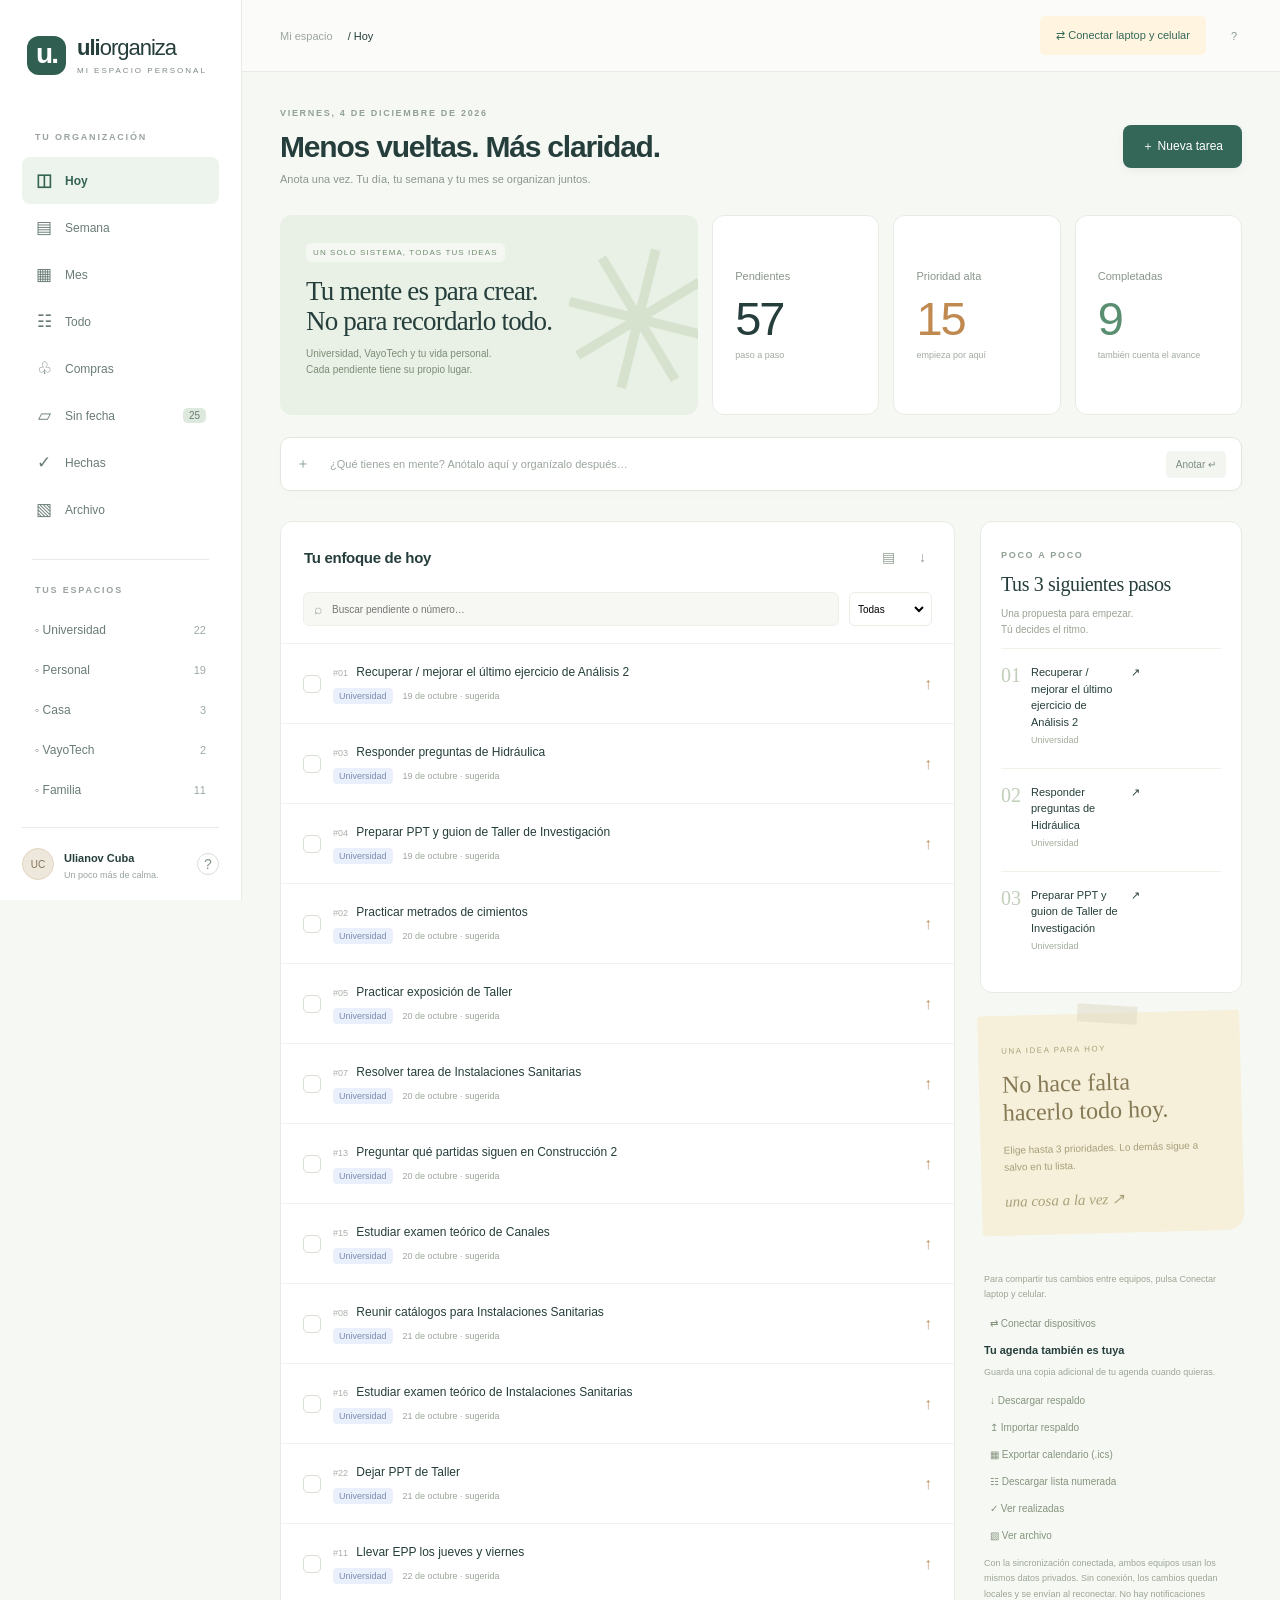
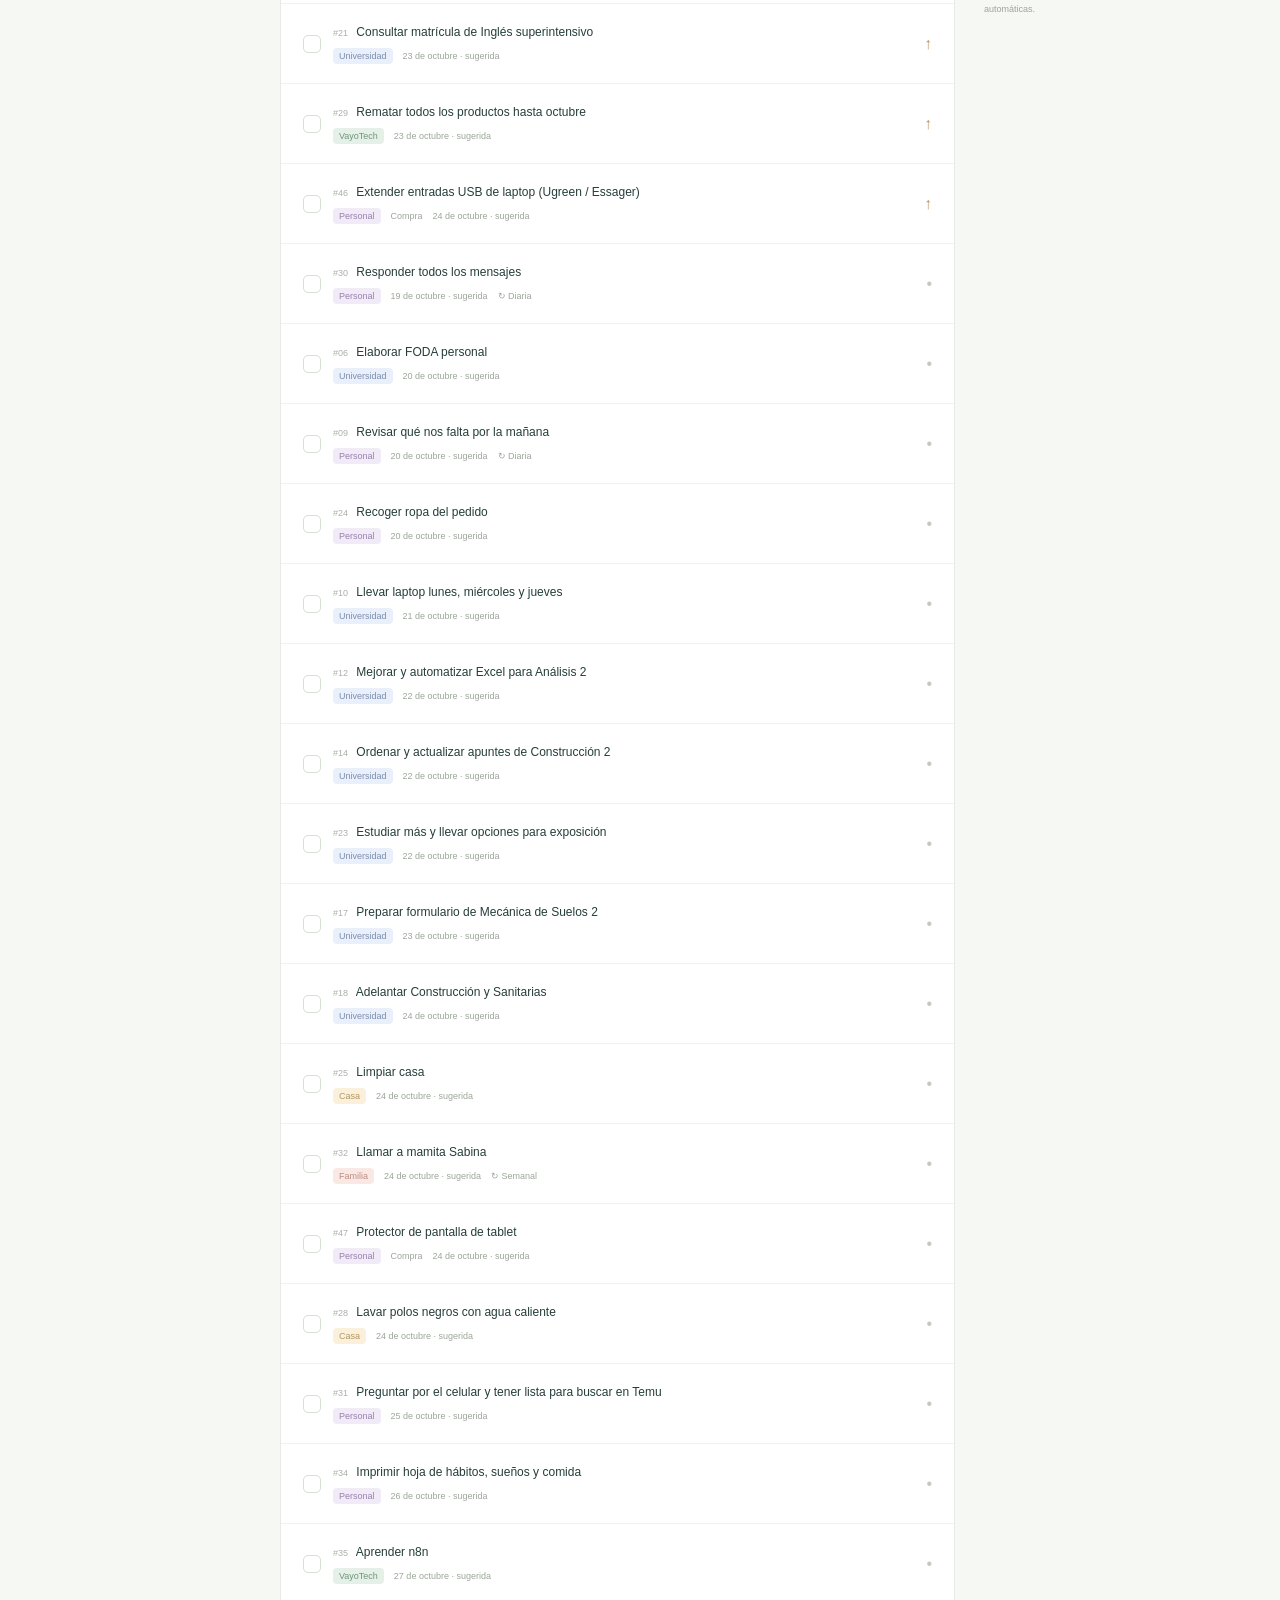
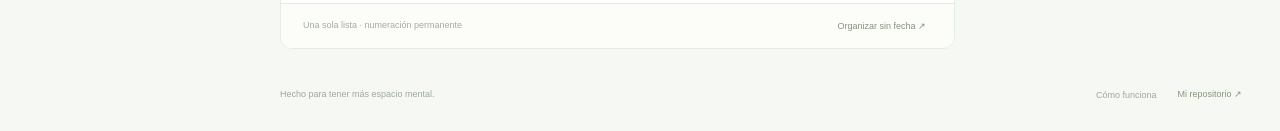
<file: docs/index.html>
<!doctype html><html lang="es"><head><meta charset="utf-8"><meta name="viewport" content="width=device-width, initial-scale=1"><meta name="theme-color" content="#356758"><title>Uli · Mi espacio</title><style>
:root{--ink:#253e3b;--muted:#7d8985;--green:#35675b;--line:#e7ebe6;--bg:#f6f8f4}
*{box-sizing:border-box}body{margin:0;background:var(--bg);color:var(--ink);font-family:Arial,Helvetica,sans-serif;font-size:14px}button,input,select,textarea{font:inherit}button,a,input,select,textarea{-webkit-tap-highlight-color:transparent}button{cursor:pointer}button:disabled{opacity:.45;cursor:wait}button{border:0;background:none;color:inherit}button:focus-visible,a:focus-visible{outline:3px solid #92b9a9;outline-offset:3px}input,textarea,select{outline-color:#6f9b84}a{color:inherit;text-decoration:none}.shell{display:flex;min-height:100vh}.sidebar{width:242px;position:fixed;inset:0 auto 0 0;background:#fff;border-right:1px solid var(--line);padding:35px 22px 20px;display:flex;flex-direction:column;z-index:20}.brand{display:flex;gap:11px;align-items:center;margin:0 0 48px 5px;font-size:22px;font-weight:800;letter-spacing:-1px}.brand-icon{width:39px;height:39px;border-radius:12px;background:#305f52;color:white;font-size:28px;text-align:center;line-height:36px;letter-spacing:-2px}.brand-light{font-weight:400}.brand small{display:block;font-weight:500;font-size:8px;letter-spacing:2px;color:var(--muted);margin-top:5px}.nav-label{font-size:9px;font-weight:700;letter-spacing:1.8px;color:#9aa49d;padding-left:13px;margin-bottom:15px}.sidebar nav button,.space{display:flex;gap:12px;align-items:center;width:100%;padding:13px;border-radius:8px;font-size:12px;color:#6a7c76;text-align:left}.sidebar nav button.selected{background:#edf4ed;color:#356454;font-weight:700}.nav-count{margin-left:auto;background:#dce9dc;border-radius:5px;font-size:10px;padding:2px 6px}.divider{height:1px;background:var(--line);margin:26px 10px 16px}.space span{margin-left:auto;color:#9caaa2;font-size:11px}.space.active{background:#f2f5f0}.sidebar-bottom{margin-top:auto;border-top:1px solid var(--line);padding-top:20px;display:flex;gap:10px;align-items:center}.avatar{background:#eee7dc;border:1px solid #e4d6bf;border-radius:50%;width:32px;height:32px;display:grid;place-content:center;font-size:10px;color:#827357}.sidebar-bottom strong{font-size:11px}.sidebar-bottom small{display:block;font-size:9px;color:#97a39c;margin-top:5px}.sidebar-bottom button{margin-left:auto;width:22px;height:22px;border:1px solid #d8e0d7;border-radius:50%;color:#839487}main{width:calc(100% - 242px);margin-left:242px}.topbar{height:72px;border-bottom:1px solid var(--line);background:#fff9;display:flex;justify-content:space-between;align-items:center;padding:0 38px;font-size:11px}.breadcrumb{color:#9ca69f;margin-right:12px}.top-actions{display:flex;align-items:center;gap:20px}.cloud{display:flex;gap:7px;align-items:center;font-size:10px;color:#7c8c80}.icon-button{padding:5px;color:#89988e}.page{max-width:1610px;padding:36px 38px 20px;margin:auto}.page-heading{display:flex;align-items:center;justify-content:space-between;gap:20px;margin-bottom:30px}.eyebrow{text-transform:uppercase;letter-spacing:1.7px;font-size:9px;color:#92a095;font-weight:600}.page-heading h1{font-size:30px;letter-spacing:-1.2px;font-weight:600;margin:12px 0 9px}.page-heading p{margin:0;font-size:11px;color:#8c978e}.primary{background:#356758;color:#fff;border-radius:8px;display:inline-flex;align-items:center;justify-content:center;gap:9px;padding:13px 19px;white-space:nowrap;font-size:12px;box-shadow:0 3px 8px #345b5010}.primary:hover{background:#244d40}.overview{display:grid;grid-template-columns:2.5fr 1fr 1fr 1fr;gap:14px;margin-bottom:22px}.welcome{position:relative;overflow:hidden;border-radius:12px;background:#e9f0e6;padding:27px 26px;min-height:190px}.pill{display:inline-block;color:#728d70;font-size:8px;letter-spacing:1.1px;border-radius:5px;padding:5px 7px;background:#ffffff80}.welcome h2{position:relative;z-index:1;font-family:Georgia,serif;font-weight:400;font-size:27px;letter-spacing:-.8px;line-height:1.1;margin:15px 0 10px}.welcome p{position:relative;z-index:1;font-size:10px;line-height:1.6;color:#7c8c77}.welcome-mark{position:absolute;right:-20px;top:12px;font-size:195px;line-height:1;color:#d6e2cd;transform:rotate(14deg)}.stat{background:#fff;border:1px solid var(--line);border-radius:12px;padding:26px 22px;display:flex;flex-direction:column;justify-content:center}.stat>span{font-size:11px;color:#89958b}.stat strong{font-size:47px;letter-spacing:-2px;margin:13px 0 8px;line-height:1;font-weight:500}.stat small{font-size:9px;color:#a0aaa0}.orange{color:#c08950}.green{color:#5a8e70}.quick{display:flex;gap:12px;align-items:center;border:1px solid #e1e7de;background:white;border-radius:10px;padding:12px 15px;margin-bottom:30px;color:#87a18d;box-shadow:0 4px 20px #37493403}.quick input{border:0;background:none;flex:1;min-width:0;font-size:11px;color:var(--ink);padding:8px}.quick input::placeholder{color:#9ca69d}.quick button{background:#f3f5f0;font-size:10px;color:#7e8e80;padding:8px 10px;border-radius:5px}.quick button span{padding-left:10px;color:#a6b1a5}.content-layout{display:grid;grid-template-columns:minmax(0,1fr) 262px;gap:25px;align-items:start}.workspace{background:#fff;border:1px solid var(--line);border-radius:12px;overflow:hidden}.workspace-title{padding:22px 23px 5px;display:flex;align-items:center;justify-content:space-between}.workspace-title h2{font-size:15px;margin:0;font-weight:600;letter-spacing:-.3px}.tools{display:flex;gap:14px;color:#94a093}.tools button{padding:5px}.filters{padding:17px 22px;display:flex;gap:10px}.search{display:flex;align-items:center;gap:8px;background:#f7f8f4;border:1px solid #edf0e9;border-radius:6px;padding:8px 10px;flex:1;min-width:0;color:#9aa699}.search input{min-width:0;width:100%;background:none;border:0;font-size:10px}.area-filter{display:flex;align-items:center;gap:3px;font-size:10px;color:#879383;border:1px solid #e9ede4;border-radius:6px;padding:4px}.area-filter select{border:0;background:none;max-width:120px}.task{display:flex;align-items:center;gap:12px;padding:19px 22px;border-top:1px solid #f0f2ed;transition:background .15s;break-inside:avoid}.task:hover{background:#fafbf8}.check{border:1.5px solid #d6dfd4;border-radius:5px;flex-shrink:0;width:18px;height:18px;padding:0;display:grid;place-content:center}.check:hover{border-color:#659078}.check.checked{background:#6d9478;border-color:#6d9478;color:white}.task-content{padding:0;text-align:left;flex:1;min-width:0}.task-title{display:block;font-size:12px;font-weight:500;line-height:1.5}.task-title small{font-weight:400;color:#a8b1a6;font-size:9px;margin-right:5px}.task-meta{display:flex;gap:10px;flex-wrap:wrap;align-items:center;margin-top:7px;font-size:9px;color:#9ca69a}.tag{border-radius:4px;padding:3px 6px}.Universidad{background:#eaf0fb;color:#7b8daf}.Personal{background:#f1eaf7;color:#9a80ae}.Casa{background:#faf0dc;color:#b3975e}.VayoTech{background:#e5f1e8;color:#71957a}.Familia{background:#fae8e5;color:#bc8d84}.priority{color:#c3cbbf;display:grid;place-content:center;font-size:16px}.priority.Alta{color:#bd9667}.done .task-title{text-decoration:line-through;color:#97a294}.workspace-footer{padding:16px 22px;background:#fcfdf9;border-top:1px solid var(--line);display:flex;gap:10px;justify-content:space-between;color:#a1ac9e;font-size:9px}.workspace-footer button{display:flex;align-items:center;gap:5px;color:#81937d}.right-panel section{margin-bottom:20px}.focus-note{background:#fff;border:1px solid var(--line);border-radius:12px;padding:23px 20px}.focus-note h3{font-family:Georgia,serif;font-weight:400;font-size:20px;margin:12px 0 10px;letter-spacing:-.4px}.focus-note>p{font-size:10px;color:#99a393;line-height:1.6}.focus-note button{display:flex;gap:10px;align-items:flex-start;text-align:left;width:100%;padding:15px 0;border-top:1px solid #eff2e9;margin-top:5px}.focus-note button>b{font-family:Georgia,serif;font-weight:400;color:#c0ceba;font-size:20px}.focus-note button>span{font-size:11px;line-height:1.5;flex:1}.focus-note button small{display:block;font-size:9px;color:#a1ad9b;margin-top:4px}.focus-note button svg{color:#9aaf92;margin-top:3px}.paper-note{background:#f6f0da;padding:25px 23px;border-radius:3px 3px 17px 3px;transform:rotate(-1.5deg);position:relative}.paper-note:before{content:'';position:absolute;top:-8px;left:38%;width:60px;height:18px;transform:rotate(5deg);background:#e1dbc385}.paper-note>span:first-child{font-size:8px;letter-spacing:1.5px;color:#aaa07b}.paper-note h3{font-family:Georgia,serif;font-weight:400;font-size:24px;line-height:1.15;margin:15px 0;color:#867955}.paper-note p{font-size:10px;color:#a79d7a;line-height:1.7}.scribble{display:block;font-family:Georgia,serif;font-style:italic;font-size:15px;color:#aaa07b;margin-top:17px}.backup-box{padding:10px 4px}.backup-box h3{font-size:11px;margin:8px 0}.backup-box p,.backup-box small{font-size:9px;line-height:1.7;color:#9da695}.backup-box button{display:flex;gap:8px;align-items:center;font-size:10px;color:#85947d;margin:12px 0}.backup-box small{display:block}.page-footer{display:flex;gap:15px;margin-top:30px;padding:10px 0;font-size:9px;color:#9ea99b}.page-footer button{margin-left:auto}.page-footer a{color:#85967b}.hidden{display:none}.empty{padding:50px 25px;display:flex;flex-direction:column;align-items:center;text-align:center;color:#9fae99;gap:5px}.empty h3{font-weight:500;font-size:15px;margin:10px 0 5px;color:#667c60}.empty p{font-size:11px;line-height:1.6}.alert{background:#fff0e7;color:#9b633c;border:1px solid #f1d9c5;padding:14px;border-radius:7px;font-size:12px;line-height:1.6;margin-bottom:20px}.alert button{text-decoration:underline;margin-left:10px;font-weight:700}.neutral{background:#f1f4ec;color:#7c8c72;border-color:#dfe6d6}.toast{display:flex;justify-content:space-between;align-items:center;background:#e9f1e6;color:#62805b;padding:10px 14px;border-radius:7px;font-size:11px;margin-bottom:15px}.calendar-controls{display:flex;gap:14px;align-items:center;border-top:1px solid var(--line);padding:17px 20px;font-size:12px}.calendar-controls strong{font-weight:500;text-transform:capitalize}.text-button{font-size:11px;color:#799170;display:inline-flex;gap:5px;align-items:center}.calendar-controls .text-button{margin-left:auto}.week-grid{display:grid;grid-template-columns:repeat(7,minmax(145px,1fr));overflow:auto;max-height:900px}.day-column{border-right:1px solid var(--line);border-top:1px solid var(--line);min-height:280px;background:#fcfdf9}.day-column>header{display:flex;gap:7px;align-items:center;padding:15px 10px;color:#99a68f;font-size:10px}.day-column>header>strong{font-size:18px;font-weight:500;color:#7f9375}.day-column>header>button{margin-left:auto}.is-today{background:#f0f5eb}.compact{padding:12px 8px;gap:6px;background:white;align-items:flex-start}.compact .task-title{font-size:10px;line-height:1.5}.compact .task-title small{font-size:8px}.compact .task-meta{gap:4px;font-size:8px;margin-top:6px}.compact .check{width:14px;height:14px;margin-top:3px}.compact .priority{display:none}.compact .tag{padding:2px}.free{font-size:9px;color:#bac4b2;text-align:center;padding:15px}.month-grid{display:grid;grid-template-columns:repeat(7,minmax(0,1fr))}.weekday{text-align:center;color:#97a58b;font-size:10px;padding:12px}.month-day{border-top:1px solid var(--line);border-right:1px solid var(--line);min-height:105px;padding:7px 5px;overflow:hidden}.day-number{display:block;padding:3px 5px;font-size:11px;color:#809375;border-radius:50%}.is-today .day-number{background:#61845a;color:white}.month-task{display:block;text-align:left;padding:4px;border-radius:3px;margin:4px 0;font-size:9px;line-height:1.4;width:100%;overflow-wrap:anywhere}.other-month{opacity:.35}.footnote{font-size:10px;line-height:1.7;color:#97a18f;margin:13px 20px}.shopping-summary{display:flex;gap:14px;padding:18px 22px;background:#f4f7ee;align-items:center}.shopping-summary strong{font-size:22px;white-space:nowrap;font-weight:500}.shopping-summary span{font-size:10px;color:#95a086;line-height:1.5}.modal-backdrop{position:fixed;inset:0;background:#20342b66;z-index:50;display:flex;align-items:center;justify-content:center;padding:25px;backdrop-filter:blur(3px)}.modal{background:#fff;border-radius:15px;padding:27px;max-width:610px;width:100%;max-height:92vh;overflow:auto;box-shadow:0 20px 90px #20342b30}.modal>header{display:flex;align-items:flex-start;justify-content:space-between;margin-bottom:23px}.modal h2{font-size:24px;letter-spacing:-.7px;font-family:Georgia,serif;font-weight:400;margin:8px 0}.modal label{display:flex;flex-direction:column;font-size:11px;gap:7px;color:#7e8f76;margin-bottom:15px}.modal input,.modal select,.modal textarea{border:1px solid #dfe6d9;border-radius:6px;background:#fafbf7;color:#415a36;padding:11px;font-size:12px;width:100%}.form-grid{display:grid;grid-template-columns:1fr 1fr;gap:0 16px}.modal footer{display:flex;justify-content:space-between;padding-top:18px;border-top:1px solid var(--line);margin-top:20px}.modal .footnote{margin:10px 0}.help ol{padding-left:20px;font-size:13px;line-height:1.8;color:#7a8c70}.help li{margin-bottom:12px}
@media(min-width:1600px){.page{padding-top:44px}.welcome h2{font-size:32px}.stat strong{font-size:54px}.task-title{font-size:13px}.overview{gap:20px}.content-layout{grid-template-columns:minmax(0,1fr) 290px}}
@media(max-width:1200px){.sidebar{width:205px;padding:30px 15px}main{margin-left:205px;width:calc(100% - 205px)}.page{padding:28px 24px}.topbar{padding:0 24px}.content-layout{grid-template-columns:minmax(0,1fr) 230px;gap:16px}.welcome{padding:22px 18px}.welcome h2{font-size:23px}.welcome-mark{font-size:150px}.stat{padding:20px 15px}.stat strong{font-size:40px}.stat small{font-size:8px}.page-heading h1{font-size:26px}}
@media(max-width:980px){.right-panel{display:grid;grid-template-columns:1fr 1fr;gap:20px}.content-layout{grid-template-columns:1fr}.backup-box{grid-column:1/-1}.overview{grid-template-columns:repeat(3,1fr)}.welcome{grid-column:1/-1;min-height:145px}.welcome h2{font-size:28px}.welcome p{margin-bottom:0}.welcome-mark{right:20px;top:0;font-size:170px}.stat{padding:20px}.stat strong{font-size:35px;margin:10px 0 5px}.page-heading{align-items:flex-start}.page-heading .primary{padding:10px 14px}.page-heading h1{font-size:23px}.page-heading p{line-height:1.6}}
@media(max-width:700px){.shell{display:block}.sidebar{position:sticky;top:0;left:0;right:0;width:100%;height:auto;padding:10px 14px;box-shadow:0 3px 12px #38452b08;gap:8px}.brand{margin:0;font-size:17px;gap:7px}.brand-icon{width:28px;height:28px;line-height:25px;font-size:22px;border-radius:8px}.brand small{display:none}.nav-label,.sidebar .space,.divider,.sidebar-bottom{display:none}.sidebar nav{display:flex;overflow:auto;gap:4px}.sidebar nav button{white-space:nowrap;width:auto;padding:9px 10px;gap:6px;font-size:10px}.sidebar nav button svg{width:14px;height:14px}.nav-count{font-size:8px}.sidebar nav button:nth-last-child(-n+2){display:none}main{margin:0;width:100%}.topbar{height:48px;padding:0 18px;font-size:10px}.top-actions{gap:10px}.cloud{font-size:9px}.page{padding:25px 16px}.page-heading{margin-bottom:23px;gap:10px}.page-heading h1{font-size:23px;line-height:1.2;max-width:250px}.page-heading .primary{font-size:0;width:36px;height:36px;min-width:36px;padding:0;margin-top:25px}.page-heading .primary svg{width:20px}.page-heading p{font-size:10px}.eyebrow{font-size:8px;letter-spacing:1.2px}.overview{gap:9px}.welcome{padding:22px}.welcome h2{font-size:28px}.welcome-mark{right:-10px;font-size:170px;top:16px}.stat{padding:17px 11px}.stat>span{font-size:9px}.stat strong{font-size:33px}.stat small{font-size:8px}.quick{padding:9px 10px;margin-bottom:23px;gap:4px}.quick input{font-size:10px}.quick button{font-size:9px}.quick button span{display:none}.workspace-title{padding:20px 15px 5px}.workspace-title h2{font-size:14px}.filters{padding:15px;gap:6px}.search input{font-size:9px}.area-filter{font-size:9px;max-width:105px}.task{padding:17px 15px;gap:9px}.task-title{font-size:12px}.task-meta{font-size:8px;gap:8px}.right-panel{gap:13px}.focus-note{padding:20px 15px}.focus-note h3{font-size:18px}.paper-note{padding:23px 16px}.paper-note h3{font-size:23px}.focus-note button>span{font-size:10px}.workspace-footer{padding:15px;font-size:8px;line-height:1.6}.page-footer{flex-wrap:wrap;line-height:1.8}.week-grid{grid-template-columns:1fr;max-height:none}.day-column{min-height:75px}.day-column>header{padding:10px 15px}.compact{padding:12px 15px}.compact .task-title{font-size:12px}.compact .task-meta{font-size:9px}.day-column .free{text-align:left;padding:5px 15px}.month-day{min-height:85px;padding:3px}.month-task{font-size:8px;padding:3px;line-height:1.3}.weekday{font-size:8px}.day-number{font-size:9px}.calendar-controls{padding:14px 10px;gap:9px;font-size:10px}.modal-backdrop{padding:12px}.modal{padding:22px 17px}.modal h2{font-size:22px}.form-grid{gap:0 10px}.modal input,.modal select{font-size:12px;padding:9px}.shopping-summary{padding:15px}.shopping-summary strong{font-size:18px}}
@media print{body{background:white;color:black;font-size:10px}.sidebar,.topbar,.overview,.quick,.right-panel,.page-heading .primary,.tools,.filters,.page-footer,.workspace-footer,.toast,.alert,.modal-backdrop{display:none!important}main{margin:0;width:100%}.page{padding:0}.page-heading{margin-bottom:14px}.page-heading h1{font-size:22px}.content-layout{display:block}.workspace{border:0}.week-grid{display:grid;grid-template-columns:repeat(7,1fr);overflow:visible;max-height:none}.day-column{min-width:0}.compact{padding:7px 4px}.compact .task-title{font-size:8px}.compact .task-meta{font-size:7px}.task{break-inside:avoid}.month-day{min-height:100px}.month-task{font-size:8px}.calendar-controls button{display:none}.month-grid{break-inside:avoid}.workspace-title{padding-left:0}.check{print-color-adjust:exact}*{-webkit-print-color-adjust:exact;print-color-adjust:exact}@page{size:A4 landscape;margin:10mm}}

button svg{width:17px;height:17px}.navico{font-size:17px;width:18px;text-align:center}.local-badge{background:#fff4df;padding:7px 10px;border-radius:5px}.task-title{white-space:normal}.welcome-mark{font-family:Georgia,serif}.week-grid{max-height:none}.right-panel .backup-box button{margin:14px 0}.mobile-help{display:none}dialog{border:0;padding:0;background:none;max-width:none;max-height:none}dialog::backdrop{background:#20342b77;backdrop-filter:blur(3px)}dialog .modal{width:min(610px,94vw)}.modal>header button{font-size:24px} .report{font-size:12px;line-height:1.8}.report table{border-collapse:collapse;width:100%;margin:15px 0}.report th,.report td{border:1px solid #dfe6d9;padding:9px;vertical-align:top;text-align:left}
</style></head><body><div id="app"></div><dialog id="editor"></dialog><dialog id="help"></dialog><input hidden type="file" id="importFile" accept=".json"><script>
const SEED=[{"id":"foto-1","number":1,"title":"Recuperar / mejorar el último ejercicio de Análisis 2","area":"Universidad","kind":"Tarea","date":"2026-10-19","deadline":"","priority":"Alta","status":"Pendiente","notes":"«Mejorar ejercicio y hacer el último Ana2 → falta recuperación».","source":"Notas universitarias / pósits","repeat":"","cost":"","proposed":true},{"id":"foto-2","number":2,"title":"Practicar metrados de cimientos","area":"Universidad","kind":"Tarea","date":"2026-10-20","deadline":"","priority":"Alta","status":"Pendiente","notes":"Construcción 2.","source":"Notas universitarias / pósits","repeat":"","cost":"","proposed":true},{"id":"foto-3","number":3,"title":"Responder preguntas de Hidráulica","area":"Universidad","kind":"Tarea","date":"2026-10-19","deadline":"","priority":"Alta","status":"Pendiente","notes":"","source":"Notas universitarias / pósits","repeat":"","cost":"","proposed":true},{"id":"foto-4","number":4,"title":"Preparar PPT y guion de Taller de Investigación","area":"Universidad","kind":"Tarea","date":"2026-10-19","deadline":"","priority":"Alta","status":"Pendiente","notes":"«Exposición taller de investigación + FODA personal». Otra nota: «tenerlo listo y practicar → miércoles». Confirmar plazo.","source":"Notas universitarias / pósits","repeat":"","cost":"","proposed":true},{"id":"foto-5","number":5,"title":"Practicar exposición de Taller","area":"Universidad","kind":"Tarea","date":"2026-10-20","deadline":"","priority":"Alta","status":"Pendiente","notes":"","source":"Notas universitarias / pósits","repeat":"","cost":"","proposed":true},{"id":"foto-6","number":6,"title":"Elaborar FODA personal","area":"Universidad","kind":"Tarea","date":"2026-10-20","deadline":"","priority":"Media","status":"Pendiente","notes":"","source":"Notas universitarias / pósits","repeat":"","cost":"","proposed":true},{"id":"foto-7","number":7,"title":"Resolver tarea de Instalaciones Sanitarias","area":"Universidad","kind":"Tarea","date":"2026-10-20","deadline":"","priority":"Alta","status":"Pendiente","notes":"","source":"Notas universitarias / pósits","repeat":"","cost":"","proposed":true},{"id":"foto-8","number":8,"title":"Reunir catálogos para Instalaciones Sanitarias","area":"Universidad","kind":"Tarea","date":"2026-10-21","deadline":"","priority":"Alta","status":"Pendiente","notes":"","source":"Notas universitarias / pósits","repeat":"","cost":"","proposed":true},{"id":"foto-9","number":9,"title":"Revisar qué nos falta por la mañana","area":"Personal","kind":"Hábito","date":"2026-10-20","deadline":"","priority":"Media","status":"Pendiente","notes":"Revisión breve de la lista única.","source":"Notas universitarias / pósits","repeat":"Diaria","cost":"","proposed":true},{"id":"foto-10","number":10,"title":"Llevar laptop lunes, miércoles y jueves","area":"Universidad","kind":"Tarea","date":"2026-10-21","deadline":"","priority":"Media","status":"Pendiente","notes":"Nota literal: «llevar laptop lunes + miércoles + jueves». Confirmar cada semana con el horario.","source":"Notas universitarias / pósits","repeat":"","cost":"","proposed":true},{"id":"foto-11","number":11,"title":"Llevar EPP los jueves y viernes","area":"Universidad","kind":"Tarea","date":"2026-10-22","deadline":"","priority":"Alta","status":"Pendiente","notes":"Confirmar prácticas de cada semana.","source":"Notas universitarias / pósits","repeat":"","cost":"","proposed":true},{"id":"foto-12","number":12,"title":"Mejorar y automatizar Excel para Análisis 2","area":"Universidad","kind":"Tarea","date":"2026-10-22","deadline":"","priority":"Media","status":"Pendiente","notes":"También adelantar y estudiar. Se distingue de la recuperación.","source":"Notas universitarias / pósits","repeat":"","cost":"","proposed":true},{"id":"foto-13","number":13,"title":"Preguntar qué partidas siguen en Construcción 2","area":"Universidad","kind":"Tarea","date":"2026-10-20","deadline":"","priority":"Alta","status":"Pendiente","notes":"Arreglar y anotar todo.","source":"Notas universitarias / pósits","repeat":"","cost":"","proposed":true},{"id":"foto-14","number":14,"title":"Ordenar y actualizar apuntes de Construcción 2","area":"Universidad","kind":"Tarea","date":"2026-10-22","deadline":"","priority":"Media","status":"Pendiente","notes":"","source":"Notas universitarias / pósits","repeat":"","cost":"","proposed":true},{"id":"foto-15","number":15,"title":"Estudiar examen teórico de Canales","area":"Universidad","kind":"Tarea","date":"2026-10-20","deadline":"","priority":"Alta","status":"Pendiente","notes":"«Todo teórico para el lunes urgente». Sin fecha inequívoca: confirmar examen antes de posponer.","source":"Notas universitarias / pósits","repeat":"","cost":"","proposed":true},{"id":"foto-16","number":16,"title":"Estudiar examen teórico de Instalaciones Sanitarias","area":"Universidad","kind":"Tarea","date":"2026-10-21","deadline":"","priority":"Alta","status":"Pendiente","notes":"Nota: «jueves instalaciones S. - catálogos + examen teórico → estudiar». Confirmar fecha.","source":"Notas universitarias / pósits","repeat":"","cost":"","proposed":true},{"id":"foto-17","number":17,"title":"Preparar formulario de Mecánica de Suelos 2","area":"Universidad","kind":"Tarea","date":"2026-10-23","deadline":"","priority":"Media","status":"Pendiente","notes":"«+ columb» (posiblemente Coulomb; por confirmar).","source":"Notas universitarias / pósits","repeat":"","cost":"","proposed":true},{"id":"foto-18","number":18,"title":"Adelantar Construcción y Sanitarias","area":"Universidad","kind":"Tarea","date":"2026-10-24","deadline":"","priority":"Media","status":"Pendiente","notes":"","source":"Notas universitarias / pósits","repeat":"","cost":"","proposed":true},{"id":"foto-19","number":19,"title":"Ordenar materias en carpetas y limpiar memoria de laptop","area":"Universidad","kind":"Tarea","date":"","deadline":"","priority":"Media","status":"Hecho","notes":"Marcado en rojo en lista 26/09. Verificar si sigue realizado.","source":"Notas universitarias / pósits","repeat":"","cost":"","proposed":false},{"id":"foto-20","number":20,"title":"Terminar Inglés básico 06","area":"Universidad","kind":"Tarea","date":"","deadline":"","priority":"Media","status":"Hecho","notes":"Marcado en rojo en lista antigua.","source":"Notas universitarias / pósits","repeat":"","cost":"","proposed":false},{"id":"foto-21","number":21,"title":"Consultar matrícula de Inglés superintensivo","area":"Universidad","kind":"Tarea","date":"2026-10-23","deadline":"","priority":"Alta","status":"Pendiente","notes":"Lista antigua marcada «domingo»; pósit posterior: «queda matrícula inglés», «recién el 15 o 17», «ya no hay person…» (texto cortado). Estado pendiente por contradicción; confirmar mes y disponibilidad.","source":"Notas universitarias / pósits","repeat":"","cost":"","proposed":true},{"id":"foto-22","number":22,"title":"Dejar PPT de Taller","area":"Universidad","kind":"Tarea","date":"2026-10-21","deadline":"","priority":"Alta","status":"Pendiente","notes":"«Ppts de taller dejarles»: confirmar destinatarios y medio.","source":"Notas universitarias / pósits","repeat":"","cost":"","proposed":true},{"id":"foto-23","number":23,"title":"Estudiar más y llevar opciones para exposición","area":"Universidad","kind":"Tarea","date":"2026-10-22","deadline":"","priority":"Media","status":"Pendiente","notes":"Texto incierto: «Estudiar + PLAROT PLAGIA». Abajo: «Llevar opciones para ropa → exposición». Aclarar palabra central y ropa.","source":"Notas universitarias / pósits","repeat":"","cost":"","proposed":true},{"id":"foto-24","number":24,"title":"Recoger ropa del pedido","area":"Personal","kind":"Tarea","date":"2026-10-20","deadline":"","priority":"Media","status":"Pendiente","notes":"Pósit: «Recoger ropa / Pedido → / ropa tarde». Confirmar lugar y hora.","source":"Organización Ulianov / pósits","repeat":"","cost":"","proposed":true},{"id":"foto-25","number":25,"title":"Limpiar casa","area":"Casa","kind":"Tarea","date":"2026-10-24","deadline":"","priority":"Media","status":"Pendiente","notes":"Se repite en pósit verde; un solo pendiente.","source":"Organización Ulianov / pósits","repeat":"","cost":"","proposed":true},{"id":"foto-26","number":26,"title":"Lavar ropa y zapatillas","area":"Casa","kind":"Tarea","date":"","deadline":"","priority":"Baja","status":"Hecho","notes":"Marcado en rojo. Dice «sábado 26» y encabezado 26/09; no convertir en fecha futura.","source":"Organización Ulianov / pósits","repeat":"","cost":"","proposed":false},{"id":"foto-27","number":27,"title":"Limpiar cuarto y gradas","area":"Casa","kind":"Tarea","date":"","deadline":"","priority":"Baja","status":"Hecho","notes":"Marcado en rojo; limpiar casa se mantiene aparte porque reaparece pendiente.","source":"Organización Ulianov / pósits","repeat":"","cost":"","proposed":false},{"id":"foto-28","number":28,"title":"Lavar polos negros con agua caliente","area":"Casa","kind":"Tarea","date":"2026-10-24","deadline":"","priority":"Baja","status":"Pendiente","notes":"Transcripción de la nota; revisar cuidado de la prenda.","source":"Organización Ulianov / pósits","repeat":"","cost":"","proposed":true},{"id":"foto-29","number":29,"title":"Rematar todos los productos hasta octubre","area":"VayoTech","kind":"Tarea","date":"2026-10-23","deadline":"","priority":"Alta","status":"Pendiente","notes":"Repetido en dos listas: consolidado. Revisar stock, precios y publicaciones.","source":"Organización Ulianov / pósits","repeat":"","cost":"","proposed":true},{"id":"foto-30","number":30,"title":"Responder todos los mensajes","area":"Personal","kind":"Hábito","date":"2026-10-19","deadline":"","priority":"Media","status":"Pendiente","notes":"Mensajes académicos y clientes.","source":"Organización Ulianov / pósits","repeat":"Diaria","cost":"","proposed":true},{"id":"foto-31","number":31,"title":"Preguntar por el celular y tener lista para buscar en Temu","area":"Personal","kind":"Tarea","date":"2026-10-25","deadline":"","priority":"Baja","status":"Pendiente","notes":"","source":"Organización Ulianov / pósits","repeat":"","cost":"","proposed":true},{"id":"foto-32","number":32,"title":"Llamar a mamita Sabina","area":"Familia","kind":"Hábito","date":"2026-10-24","deadline":"","priority":"Media","status":"Pendiente","notes":"Marcado en rojo en lista antigua; dice «todos los findes». Se programa siguiente llamada, no se asume hecha esta semana.","source":"Organización Ulianov / pósits","repeat":"Semanal","cost":"","proposed":true},{"id":"foto-33","number":33,"title":"Crear app para Análisis 2 y Excel","area":"Universidad","kind":"Idea","date":"","deadline":"","priority":"Baja","status":"Hecho","notes":"Marcado en rojo en lista antigua; verificar si está terminada.","source":"Organización Ulianov / pósits","repeat":"","cost":"","proposed":false},{"id":"foto-34","number":34,"title":"Imprimir hoja de hábitos, sueños y comida","area":"Personal","kind":"Tarea","date":"2026-10-26","deadline":"","priority":"Baja","status":"Pendiente","notes":"","source":"Organización Ulianov / pósits","repeat":"","cost":"","proposed":true},{"id":"foto-35","number":35,"title":"Aprender n8n","area":"VayoTech","kind":"Idea","date":"2026-10-27","deadline":"","priority":"Baja","status":"Pendiente","notes":"","source":"Organización Ulianov / pósits","repeat":"","cost":"","proposed":true},{"id":"foto-36","number":36,"title":"Imprimir para tinte / dinero","area":"Personal","kind":"Tarea","date":"","deadline":"","priority":"Baja","status":"Pendiente","notes":"Texto: «imprimir para tinte - dinero». Significado por aclarar.","source":"Organización Ulianov / pósits","repeat":"","cost":"","proposed":false},{"id":"foto-37","number":37,"title":"Memoria M.2 de 1 TB + case para laptop","area":"Personal","kind":"Compra","date":"","deadline":"","priority":"Baja","status":"Pendiente","notes":"Marcas: Essager / Ugreen. Lista «no obligatorio». Presupuesto anotado 300–400 soles sin desglose; no es precio verificado.","source":"Listas de compras","repeat":"","cost":"","proposed":false},{"id":"foto-38","number":38,"title":"Mesa plegable para próximo semestre","area":"Personal","kind":"Compra","date":"","deadline":"","priority":"Baja","status":"Pendiente","notes":"Temu o melamina. Compra futura.","source":"Listas de compras","repeat":"","cost":"","proposed":false},{"id":"foto-39","number":39,"title":"USB de alta velocidad","area":"Personal","kind":"Compra","date":"","deadline":"","priority":"Media","status":"Hecho","notes":"Casilla azul marcada; confirmar si comprado. Distinto de ampliar puertos.","source":"Listas de compras","repeat":"","cost":"","proposed":false},{"id":"foto-40","number":40,"title":"Lámpara plana para pared","area":"Casa","kind":"Compra","date":"","deadline":"","priority":"Baja","status":"Pendiente","notes":"","source":"Listas de compras","repeat":"","cost":"","proposed":false},{"id":"foto-41","number":41,"title":"Dos cuadernos para próximo semestre","area":"Universidad","kind":"Compra","date":"","deadline":"","priority":"Baja","status":"Pendiente","notes":"Consolidado con «comprar cuadernos para prox. semestre».","source":"Listas de compras","repeat":"","cost":"","proposed":false},{"id":"foto-42","number":42,"title":"Teclado y mouse para laptop","area":"Personal","kind":"Compra","date":"","deadline":"","priority":"Baja","status":"Pendiente","notes":"","source":"Listas de compras","repeat":"","cost":"","proposed":false},{"id":"foto-43","number":43,"title":"Bolsas con marca o stickers VayoTech","area":"VayoTech","kind":"Compra","date":"","deadline":"","priority":"Baja","status":"Hecho","notes":"Marcado en rojo.","source":"Listas de compras","repeat":"","cost":"","proposed":false},{"id":"foto-44","number":44,"title":"Gomitas de repuesto","area":"VayoTech","kind":"Compra","date":"","deadline":"","priority":"Baja","status":"Hecho","notes":"Marcado en rojo.","source":"Listas de compras","repeat":"","cost":"","proposed":false},{"id":"foto-45","number":45,"title":"Bolsa o papel film para embalaje","area":"VayoTech","kind":"Compra","date":"","deadline":"","priority":"Baja","status":"Hecho","notes":"Marcado en rojo.","source":"Listas de compras","repeat":"","cost":"","proposed":false},{"id":"foto-46","number":46,"title":"Extender entradas USB de laptop (Ugreen / Essager)","area":"Personal","kind":"Compra","date":"2026-10-24","deadline":"","priority":"Alta","status":"Pendiente","notes":"La nota dice urgente. Revisar si es el mismo HUB tipo C/USB antes de comprar dos veces.","source":"Listas de compras","repeat":"","cost":"","proposed":true},{"id":"foto-47","number":47,"title":"Protector de pantalla de tablet","area":"Personal","kind":"Compra","date":"2026-10-24","deadline":"","priority":"Media","status":"Pendiente","notes":"","source":"Listas de compras","repeat":"","cost":"","proposed":true},{"id":"foto-48","number":48,"title":"Cámara para tablet","area":"Personal","kind":"Compra","date":"","deadline":"","priority":"Baja","status":"Pendiente","notes":"Dice «cámara»: confirmar si es accesorio o protector.","source":"Listas de compras","repeat":"","cost":"","proposed":false},{"id":"foto-49","number":49,"title":"Funda con lápiz y estuche duro para tablet","area":"Personal","kind":"Compra","date":"","deadline":"","priority":"Media","status":"Pendiente","notes":"","source":"Listas de compras","repeat":"","cost":"","proposed":false},{"id":"foto-50","number":50,"title":"Guante para escribir en tablet","area":"Universidad","kind":"Compra","date":"","deadline":"","priority":"Baja","status":"Pendiente","notes":"","source":"Listas de compras","repeat":"","cost":"","proposed":false},{"id":"foto-51","number":51,"title":"Soporte para tablet","area":"Personal","kind":"Compra","date":"","deadline":"","priority":"Baja","status":"Pendiente","notes":"","source":"Listas de compras","repeat":"","cost":"","proposed":false},{"id":"foto-52","number":52,"title":"Funda para laptop de María","area":"Familia","kind":"Compra","date":"","deadline":"","priority":"Baja","status":"Pendiente","notes":"«Para María funda laptop + perfume + funda memoria».","source":"Listas de compras","repeat":"","cost":"","proposed":false},{"id":"foto-53","number":53,"title":"Perfume para María","area":"Familia","kind":"Compra","date":"","deadline":"","priority":"Baja","status":"Pendiente","notes":"","source":"Listas de compras","repeat":"","cost":"","proposed":false},{"id":"foto-54","number":54,"title":"Funda para memoria de María","area":"Familia","kind":"Compra","date":"","deadline":"","priority":"Baja","status":"Pendiente","notes":"","source":"Listas de compras","repeat":"","cost":"","proposed":false},{"id":"foto-55","number":55,"title":"Protector de pantalla para papito","area":"Familia","kind":"Compra","date":"","deadline":"","priority":"Baja","status":"Pendiente","notes":"","source":"Listas de compras","repeat":"","cost":"","proposed":false},{"id":"foto-56","number":56,"title":"Polo para papito","area":"Familia","kind":"Compra","date":"","deadline":"","priority":"Baja","status":"Pendiente","notes":"","source":"Listas de compras","repeat":"","cost":"","proposed":false},{"id":"foto-57","number":57,"title":"Perfume para papito","area":"Familia","kind":"Compra","date":"","deadline":"","priority":"Baja","status":"Pendiente","notes":"","source":"Listas de compras","repeat":"","cost":"","proposed":false},{"id":"foto-58","number":58,"title":"Funda dura para papito","area":"Familia","kind":"Compra","date":"","deadline":"","priority":"Baja","status":"Pendiente","notes":"","source":"Listas de compras","repeat":"","cost":"","proposed":false},{"id":"foto-59","number":59,"title":"Reloj para Primi","area":"Familia","kind":"Compra","date":"","deadline":"","priority":"Baja","status":"Pendiente","notes":"","source":"Listas de compras","repeat":"","cost":"","proposed":false},{"id":"foto-60","number":60,"title":"Afeitadora para Primi (x4 según nota)","area":"Familia","kind":"Compra","date":"","deadline":"","priority":"Baja","status":"Pendiente","notes":"«Para Primi → reloj + afeitadora x4». Confirmar a qué producto corresponde x4.","source":"Listas de compras","repeat":"","cost":"","proposed":false},{"id":"foto-61","number":61,"title":"Chal o regalo para mamá Sabi / abuelita","area":"Familia","kind":"Compra","date":"","deadline":"","priority":"Baja","status":"Pendiente","notes":"«Para mamá Sabi → chal o algo para abuelita». Confirmar destinataria y elegir opción.","source":"Listas de compras","repeat":"","cost":"","proposed":false},{"id":"foto-62","number":62,"title":"Cables / HUB tipo C y USB","area":"Personal","kind":"Compra","date":"","deadline":"","priority":"Baja","status":"Pendiente","notes":"Revisar junto con extender entradas USB; podrían ser el mismo adaptador.","source":"Listas de compras","repeat":"","cost":"","proposed":false},{"id":"foto-63","number":63,"title":"Memoria de 2 TB","area":"Personal","kind":"Compra","date":"","deadline":"","priority":"Baja","status":"Pendiente","notes":"Comparar necesidad con M.2 de 1 TB antes de gastar.","source":"Listas de compras","repeat":"","cost":"","proposed":false},{"id":"foto-64","number":64,"title":"Pagar Gemini Pro por un año","area":"Personal","kind":"Compra","date":"","deadline":"","priority":"Baja","status":"Pendiente","notes":"Es un pendiente, no una suscripción activada. Comparar costo/uso.","source":"Listas de compras","repeat":"","cost":"","proposed":false},{"id":"foto-65","number":65,"title":"Protector para teclado de laptop","area":"Personal","kind":"Compra","date":"","deadline":"","priority":"Baja","status":"Pendiente","notes":"","source":"Listas de compras","repeat":"","cost":"","proposed":false},{"id":"foto-66","number":66,"title":"Protector para teclado de tablet","area":"Personal","kind":"Compra","date":"","deadline":"","priority":"Baja","status":"Pendiente","notes":"","source":"Listas de compras","repeat":"","cost":"","proposed":false}];
const KEY='uli-organiza-v1';let tasks=[],view='Hoy',area='Todas',query='',anchor=today(),draft=null,warning='',notice='';
function today(){const p=new Intl.DateTimeFormat('en-CA',{timeZone:'America/Lima',year:'numeric',month:'2-digit',day:'2-digit'}).formatToParts(new Date());return p.find(x=>x.type==='year').value+'-'+p.find(x=>x.type==='month').value+'-'+p.find(x=>x.type==='day').value;}
function dt(s){return new Date(s+'T12:00:00');}function iso(d){return d.getFullYear()+'-'+String(d.getMonth()+1).padStart(2,'0')+'-'+String(d.getDate()).padStart(2,'0');}function add(s,n){const d=dt(s);d.setDate(d.getDate()+n);return iso(d);}function monday(s){return add(s,-((dt(s).getDay()+6)%7));}function label(s,opts={day:'numeric',month:'long'}){return dt(s).toLocaleDateString('es-PE',opts);}
function esc(s){return String(s??'').replace(/[&<>"']/g,c=>({'&':'&amp;','<':'&lt;','>':'&gt;','"':'&quot;',"'":'&#39;'}[c]));}
const A=['Universidad','Personal','Casa','VayoTech','Familia'];const K=['Tarea','Compra','Hábito','Idea'];const V=['Hoy','Semana','Mes','Todo','Compras','Sin fecha','Hechas','Archivo'];const I=['◫','▤','▦','☷','♧','▱','✓','▧'];
const active=t=>!['Hecho','Archivado'].includes(t.status);
const matches=t=>(area==='Todas'||t.area===area)&&(!query||(t.title+' '+t.notes+' '+t.number).toLowerCase().includes(query.toLowerCase()));
const sorted=list=>[...list].sort((a,b)=>({Alta:0,Media:1,Baja:2}[a.priority]-{Alta:0,Media:1,Baja:2}[b.priority])||(a.date||'9999').localeCompare(b.date||'9999')||a.number-b.number);
function valid(t){return t&&typeof t==='object'&&['id','title','area','kind','date','deadline','priority','status','notes','source','repeat','cost'].every(k=>typeof t[k]==='string'&&t[k].length<10001)&&t.id&&t.title.trim()&&Number.isInteger(t.number)&&t.number>0&&A.includes(t.area)&&K.includes(t.kind)&&['Alta','Media','Baja'].includes(t.priority)&&['Pendiente','En curso','Hecho','Archivado'].includes(t.status)&&['','Diaria','Semanal','Mensual'].includes(t.repeat)&&[t.date,t.deadline].every(d=>!d||/^\d{4}-\d{2}-\d{2}$/.test(d))&&(!t.cost||(!isNaN(Number(t.cost))&&Number(t.cost)>=0));}
try{const saved=localStorage.getItem(KEY);const data=saved?JSON.parse(saved):null;if(data){if(!Array.isArray(data.tasks)||!data.tasks.every(valid))throw Error('Formato de datos inválido');tasks=data.tasks;}else{tasks=structuredClone(SEED);localStorage.setItem(KEY,JSON.stringify({tasks}));}}catch(e){tasks=structuredClone(SEED);warning='No se pudo leer el guardado: '+e.message+'. Exporta un respaldo antes de cerrar.';}
function persist(next,message='Guardado en este navegador'){try{localStorage.setItem(KEY,JSON.stringify({format:'uli-agenda-v1',tasks:next,updatedAt:new Date().toISOString()}));tasks=next;notice=message;warning='';render();return true;}catch(e){warning='No se pudo guardar. Descarga un respaldo: '+e.message;render();return false;}}
function selectView(v){view=v;area='Todas';render();}function selectArea(a){area=a;view='Todo';render();}
function newTask(date=''){draft={id:crypto.randomUUID?crypto.randomUUID():'task-'+Date.now(),number:Math.max(0,...tasks.map(t=>t.number))+1,title:'',area:'Personal',kind:'Tarea',date,deadline:'',priority:'Media',status:'Pendiente',notes:'',source:'Captura rápida',repeat:'',cost:'',proposed:false};showEditor();}
function edit(id){draft=structuredClone(tasks.find(t=>t.id===id));showEditor();}
function options(values,value){return values.map(v=>'<option '+(v===value?'selected':'')+' value="'+esc(v)+'">'+esc(v||'No repetir')+'</option>').join('');}
function showEditor(){const d=draft;const dialog=document.querySelector('#editor');dialog.innerHTML='<form class="modal" id="taskForm"><header><div><span class="eyebrow">#'+String(d.number).padStart(2,'0')+' · TU LISTA ÚNICA</span><h2>Dale su lugar.</h2></div><button type="button" onclick="closeEditor()" aria-label="Cerrar edición">×</button></header><label>¿Qué quieres hacer?<input name="title" value="'+esc(d.title)+'" required maxlength="500" autofocus></label><div class="form-grid"><label>Espacio<select name="area">'+options(A,d.area)+'</select></label><label>Tipo<select name="kind">'+options(K,d.kind)+'</select></label><label>Día para hacerlo<input name="date" type="date" value="'+esc(d.date)+'"></label><label>Plazo real (si existe)<input name="deadline" type="date" value="'+esc(d.deadline)+'"></label><label>Prioridad<select name="priority">'+options(['Alta','Media','Baja'],d.priority)+'</select></label><label>Estado<select name="status">'+options(['Pendiente','En curso','Hecho','Archivado'],d.status)+'</select></label><label>Repetición<select name="repeat">'+options(['','Diaria','Semanal','Mensual'],d.repeat)+'</select></label><label>Presupuesto estimado S/ (compras)<input name="cost" type="number" min="0" step="0.01" value="'+esc(d.cost)+'"></label></div><label>Notas / pasos / texto de la foto<textarea name="notes" rows="4" maxlength="10000">'+esc(d.notes)+'</textarea></label><p class="footnote">Origen: '+esc(d.source)+(d.proposed?' · Fecha sugerida al organizar; confirma tu plazo.':'')+'<br>Una repetición crea la siguiente tarea al marcar la casilla.</p><footer><button type="button" class="text-button" onclick="archiveDraft()">▧ Archivar</button><button class="primary">Guardar tarea ✓</button></footer></form>';if(!dialog.open)dialog.showModal();dialog.querySelector('form').onsubmit=e=>{e.preventDefault();const f=new FormData(e.target);let t={...draft};for(const [k,v] of f)t[k]=String(v);if(t.date!==draft.date)t.proposed=false;if(!valid(t)){alert('Revisa los campos.');return;}const next=tasks.some(x=>x.id===t.id)?tasks.map(x=>x.id===t.id?t:x):[...tasks,t];if(persist(next))closeEditor();};}
function closeEditor(){document.querySelector('#editor').close();draft=null;}
function archiveDraft(){if(!tasks.some(t=>t.id===draft.id)){closeEditor();return;}if(persist(tasks.map(t=>t.id===draft.id?{...t,status:'Archivado'}:t),'Archivada. Puedes recuperarla en Archivo.'))closeEditor();}
function complete(id){const t=tasks.find(t=>t.id===id),done=t.status!=='Hecho';let next=tasks.map(t=>t.id===id?{...t,status:done?'Hecho':'Pendiente'}:t);if(done&&t.repeat){let date=t.date||today();if(t.repeat==='Diaria')date=add(date,1);else if(t.repeat==='Semanal')date=add(date,7);else{const d=dt(date),day=d.getDate();d.setDate(1);d.setMonth(d.getMonth()+1);const last=new Date(d.getFullYear(),d.getMonth()+1,0).getDate();d.setDate(Math.min(day,last));date=iso(d);}next.push({...t,id:crypto.randomUUID?crypto.randomUUID():'task-'+Date.now(),number:Math.max(...tasks.map(x=>x.number))+1,status:'Pendiente',date,proposed:false});}persist(next,done&&t.repeat?'Hecho. Siguiente repetición creada.':'Estado actualizado');}
function card(t,compact=false){return '<article class="task '+(compact?'compact ':'')+(t.status==='Hecho'?'done':'')+'"><button class="check '+(t.status==='Hecho'?'checked':'')+'" data-complete="'+esc(t.id)+'" aria-label="'+esc((t.status==='Hecho'?'Reabrir ':'Completar ')+t.title)+'">'+(t.status==='Hecho'?'✓':'')+'</button><button class="task-content" data-edit="'+esc(t.id)+'"><span class="task-title"><small>#'+String(t.number).padStart(2,'0')+'</small> '+esc(t.title)+'</span><span class="task-meta"><span class="tag '+esc(t.area)+'">'+esc(t.area)+'</span>'+(t.kind==='Compra'?'<span>Compra</span>':'')+(t.date&&!compact?'<span>'+label(t.date)+(t.proposed?' · sugerida':'')+'</span>':'')+(t.deadline?'<span style="color:#b46a4a">Límite: '+label(t.deadline)+'</span>':'')+(t.status==='En curso'?'<span>En curso</span>':'')+(t.repeat?'<span>↻ '+t.repeat+'</span>':'')+(t.cost?'<span>S/ '+Number(t.cost).toFixed(2)+'</span>':'')+'</span></button><span class="priority '+t.priority+'" title="Prioridad '+t.priority+'">'+(t.priority==='Alta'?'↑':'•')+'</span></article>';}
function navigate(n){if(view==='Mes'){let d=dt(anchor);d.setDate(1);d.setMonth(d.getMonth()+n);anchor=iso(d);}else anchor=add(anchor,7*n);render();}
function content(){let list=sorted(tasks.filter(matches).filter(t=>view==='Hechas'?t.status==='Hecho':view==='Archivo'?t.status==='Archivado':active(t)).filter(t=>view==='Hoy'?t.date&&t.date<=today():view==='Compras'?t.kind==='Compra':view==='Sin fecha'?!t.date:true));
if(view==='Semana'||view==='Mes'){const week=monday(anchor);let s='<div class="calendar-controls"><button aria-label="Periodo anterior" onclick="navigate(-1)">❮</button><strong>'+(view==='Mes'?label(anchor,{month:'long',year:'numeric'}):label(week)+' — '+label(add(week,6)))+'</strong><button aria-label="Periodo siguiente" onclick="navigate(1)">❯</button><button class="text-button" onclick="anchor=today();render()">Hoy</button></div>';
if(view==='Semana'){return s+'<div class="week-grid">'+Array.from({length:7},(_,i)=>{const d=add(week,i),items=sorted(tasks.filter(active).filter(matches).filter(t=>t.date===d));return '<div class="day-column '+(d===today()?'is-today':'')+'"><header><span>'+label(d,{weekday:'short'})+'</span><strong>'+dt(d).getDate()+'</strong><button onclick="newTask(\''+d+'\')" aria-label="Añadir tarea '+d+'">＋</button></header>'+items.map(t=>card(t,true)).join('')+(!items.length?'<p class="free">Espacio libre</p>':'')+'</div>';}).join('')+'</div>';}
const start=monday(iso(new Date(dt(anchor).getFullYear(),dt(anchor).getMonth(),1)));return s+'<div class="month-grid">'+['Lun','Mar','Mié','Jue','Vie','Sáb','Dom'].map(d=>'<div class="weekday">'+d+'</div>').join('')+Array.from({length:42},(_,i)=>{let d=add(start,i);return '<div class="month-day '+(d.slice(0,7)!==anchor.slice(0,7)?'other-month ':'')+(d===today()?'is-today':'')+'"><button class="day-number" onclick="newTask(\''+d+'\')">'+dt(d).getDate()+'</button>'+sorted(tasks.filter(active).filter(matches).filter(t=>t.date===d)).map(t=>'<button class="month-task '+t.area+'" data-edit="'+esc(t.id)+'">#'+t.number+' '+esc(t.title)+'</button>').join('')+'</div>';}).join('')+'</div><p class="footnote">Las fechas iniciales son sugerencias, no plazos confirmados.</p>';}
let total=tasks.filter(active).filter(t=>t.kind==='Compra'&&t.cost).reduce((n,t)=>n+Number(t.cost),0);return (view==='Compras'?'<div class="shopping-summary"><strong>S/ '+total.toFixed(2)+'</strong><span>Total estimado con monto. '+tasks.filter(active).filter(t=>t.kind==='Compra'&&!t.cost).length+' compras sin cotizar. S/ 300–400 figura como nota de referencia para M.2 + case.</span></div>':'')+list.map(t=>card(t)).join('')+(!list.length?'<div class="empty"><span>✓</span><h3>Todo despejado por aquí</h3><p>Mira tu semana o asigna fecha a algo de Sin fecha.</p></div>':'');}
function render(){const live=tasks.filter(active),done=tasks.filter(t=>t.status==='Hecho').length;document.querySelector('#app').innerHTML='<div class="shell"><aside class="sidebar"><a class="brand" href="#"><span class="brand-icon">u.</span><span>uli<span class="brand-light">organiza</span><small>MI ESPACIO PERSONAL</small></span></a><p class="nav-label">TU ORGANIZACIÓN</p><nav>'+V.map((v,i)=>'<button class="'+(view===v?'selected':'')+'" data-view="'+v+'"><span class="navico">'+I[i]+'</span>'+v+(v==='Sin fecha'?'<span class="nav-count">'+live.filter(t=>!t.date).length+'</span>':'')+'</button>').join('')+'</nav><div class="divider"></div><p class="nav-label">TUS ESPACIOS</p>'+A.map(a=>'<button class="space '+(area===a?'active':'')+'" data-area="'+a+'">◦ '+a+'<span>'+live.filter(t=>t.area===a).length+'</span></button>').join('')+'<div class="sidebar-bottom"><div class="avatar">UC</div><div><strong>Ulianov Cuba</strong><small>Un poco más de calma.</small></div><button onclick="help()">?</button></div></aside><main><header class="topbar"><span><span class="breadcrumb">Mi espacio</span> / '+view+'</span><div class="top-actions"><span class="cloud local-badge">◉ Guardado en este navegador</span><button class="icon-button" onclick="help()" aria-label="Ayuda">?</button></div></header><div class="page"><div class="page-heading"><div><div class="eyebrow">'+label(today(),{weekday:'long',day:'numeric',month:'long',year:'numeric'})+'</div><h1>'+({Hoy:'Menos vueltas. Más claridad.',Semana:'Tu semana, con intención.',Mes:'Un mes con espacio para todo.',Todo:'Todo en un solo lugar.',Compras:'Compra con calma.','Sin fecha':'Fuera de tu cabeza.',Hechas:'Mira cuánto has avanzado.',Archivo:'Lo que dejaste a un lado.'}[view])+'</h1><p>Anota una vez. Tu día, tu semana y tu mes se organizan juntos.</p></div><button class="primary" onclick="newTask(view===\'Hoy\'?today():\'\')">＋ Nueva tarea</button></div>'+(warning?'<div class="alert" role="alert">'+esc(warning)+'</div>':'')+(notice?'<div class="toast" role="status">'+esc(notice)+'<button onclick="notice=\'\';render()" aria-label="Cerrar aviso">×</button></div>':'')+'<section class="overview"><div class="welcome"><span class="pill">UN SOLO SISTEMA, TODAS TUS IDEAS</span><h2>Tu mente es para crear.<br>No para recordarlo todo.</h2><p>Universidad, VayoTech y tu vida personal.<br>Cada pendiente tiene su propio lugar.</p><span class="welcome-mark" aria-hidden="true">✳</span></div><div class="stat"><span>Pendientes</span><strong>'+live.length+'</strong><small>paso a paso</small></div><div class="stat"><span>Prioridad alta</span><strong class="orange">'+live.filter(t=>t.priority==='Alta').length+'</strong><small>empieza por aquí</small></div><div class="stat"><span>Completadas</span><strong class="green">'+done+'</strong><small>también cuenta el avance</small></div></section><form class="quick" id="quick"><span>＋</span><input aria-label="Captura rápida" placeholder="¿Qué tienes en mente? Anótalo aquí y organízalo después…" maxlength="300" required><button>Anotar ↵</button></form><div class="content-layout"><section class="workspace"><div class="workspace-title"><h2>'+({Hoy:'Tu enfoque de hoy',Semana:'Planificador semanal',Mes:'Planificador mensual',Todo:'Lista única de pendientes',Compras:'Tu lista de compras','Sin fecha':'Bandeja de entrada',Hechas:'Tareas realizadas',Archivo:'Archivadas'}[view])+'</h2><div class="tools"><button onclick="window.print()" aria-label="Imprimir" title="Imprimir vista rellenada">▤</button><button onclick="exportJSON()" title="Descargar respaldo" aria-label="Exportar respaldo">↓</button></div></div><div class="filters"><label class="search">⌕ <input id="search" placeholder="Buscar pendiente o número…" aria-label="Buscar pendiente" value="'+esc(query)+'"></label><label class="area-filter"><select id="areaFilter" aria-label="Filtrar por espacio">'+options(['Todas',...A],area)+'</select></label></div><div id="workspaceBody">'+content()+'</div><div class="workspace-footer"><span>Una sola lista · numeración permanente</span><button onclick="selectView(\'Sin fecha\')">Organizar sin fecha ↗</button></div></section><aside class="right-panel"><section class="focus-note"><span class="eyebrow">POCO A POCO</span><h3>Tus 3 siguientes pasos</h3><p>Una propuesta para empezar.<br>Tú decides el ritmo.</p>'+sorted(live.filter(t=>t.priority==='Alta')).slice(0,3).map((t,i)=>'<button data-edit="'+esc(t.id)+'"><b>0'+(i+1)+'</b><span>'+esc(t.title)+'<small>'+t.area+'</small></span><span>↗</span></button>').join('')+'</section><section class="paper-note"><span>UNA IDEA PARA HOY</span><h3>No hace falta<br>hacerlo todo hoy.</h3><p>Elige hasta 3 prioridades. Lo demás sigue a salvo en tu lista.</p><span class="scribble">una cosa a la vez ↗</span></section><section class="backup-box"><h3>Tu agenda también es tuya</h3><p>Esta versión guarda localmente. Para pasarla al otro dispositivo, exporta e importa un respaldo.</p><button onclick="exportJSON()">↓ Descargar respaldo</button><button onclick="document.querySelector(\'#importFile\').click()">↥ Importar respaldo</button><button onclick="exportICS()">▦ Exportar calendario (.ics)</button><button onclick="exportList()">☷ Descargar lista numerada</button><button onclick="selectView(\'Hechas\')">✓ Ver realizadas</button><button onclick="selectView(\'Archivo\')">▧ Ver archivo</button><small>Necesitas conservar el mismo archivo y navegador para mantener el guardado local. No hay sincronización automática ni notificaciones.</small></section></aside></div><footer class="page-footer">Hecho para tener más espacio mental.<button onclick="help()">Cómo funciona</button><a href="https://github.com/72008081-pixel/uli-organiza" target="_blank" rel="noreferrer">Mi repositorio ↗</a></footer></div></main></div>';document.querySelectorAll('[data-view]').forEach(el=>el.onclick=()=>selectView(el.dataset.view));document.querySelectorAll('[data-area]').forEach(el=>el.onclick=()=>selectArea(el.dataset.area));bindTasks();document.querySelector('#quick').onsubmit=e=>{e.preventDefault();const title=e.target.querySelector('input').value.trim();if(!title)return;const t={id:crypto.randomUUID?crypto.randomUUID():'task-'+Date.now(),number:Math.max(0,...tasks.map(t=>t.number))+1,title,area:'Personal',kind:'Tarea',date:'',deadline:'',priority:'Media',status:'Pendiente',notes:'',source:'Captura rápida',repeat:'',cost:'',proposed:false};persist([...tasks,t],'Anotado una vez. Está en Sin fecha.');};document.querySelector('#search').oninput=e=>{query=e.target.value;document.querySelector('#workspaceBody').innerHTML=content();bindTasks();};document.querySelector('#areaFilter').onchange=e=>{area=e.target.value;document.querySelector('#workspaceBody').innerHTML=content();bindTasks();};}
function bindTasks(){document.querySelectorAll('[data-edit]').forEach(el=>el.onclick=()=>edit(el.dataset.edit));document.querySelectorAll('[data-complete]').forEach(el=>el.onclick=()=>complete(el.dataset.complete));}
function download(name,text,type='application/json'){const url=URL.createObjectURL(new Blob([text],{type}));const a=document.createElement('a');a.href=url;a.download=name;a.click();setTimeout(()=>URL.revokeObjectURL(url),1000);}
function exportJSON(){download('uli-agenda-'+today()+'.json',JSON.stringify({format:'uli-agenda-v1',tasks},null,2));}
document.querySelector('#importFile').onchange=async e=>{const file=e.target.files[0];if(!file)return;try{const data=JSON.parse(await file.text());if(data.format!=='uli-agenda-v1'||!Array.isArray(data.tasks)||data.tasks.length>2000||!data.tasks.every(valid)||new Set(data.tasks.map(t=>t.id)).size!==data.tasks.length)throw Error('Respaldo no válido');if(!confirm('Agregar tareas nuevas y actualizar las que tengan el mismo ID con este respaldo, ¿continuar?'))return;const merged=new Map(tasks.map(t=>[t.id,t]));for(const t of data.tasks)merged.set(t.id,{...t,proposed:!!t.proposed});persist([...merged.values()],'Respaldo importado');}catch(err){warning=err.message;render();}finally{e.target.value='';}};
function exportICS(){const escape=s=>s.replace(/\\/g,'\\\\').replace(/\n/g,'\\n').replace(/,/g,'\\,').replace(/;/g,'\\;');const stamp=new Date().toISOString().replace(/[-:]/g,'').split('.')[0]+'Z';let text='BEGIN:VCALENDAR\r\nVERSION:2.0\r\nPRODID:-//Uli Organiza//ES\r\nCALSCALE:GREGORIAN\r\n';for(const t of tasks.filter(active).filter(t=>t.date)){text+='BEGIN:VEVENT\r\nUID:'+t.id+'@uli-organiza\r\nDTSTAMP:'+stamp+'\r\nDTSTART;VALUE=DATE:'+t.date.replace(/-/g,'')+'\r\nDTEND;VALUE=DATE:'+add(t.date,1).replace(/-/g,'')+'\r\nSUMMARY:'+escape('#'+t.number+' '+t.title)+'\r\nDESCRIPTION:'+escape(t.notes+(t.proposed?' · Fecha sugerida; no plazo confirmado.':''))+'\r\nEND:VEVENT\r\n';}download('uli-agenda.ics',text+'END:VCALENDAR\r\n','text/calendar');}
function exportList(){download('uli-pendientes.txt',tasks.map(t=>t.number+'. ['+(t.status==='Hecho'?'x':' ')+'] '+t.title+' | '+t.area+' | '+t.status+' | '+(t.date||'Sin fecha')+(t.proposed?' (sugerida)':'')+'\n'+t.notes).join('\n\n'),'text/plain');}
function help(){const d=document.querySelector('#help');d.innerHTML='<section class="modal help"><header><h2>Un lugar para todo.</h2><button onclick="document.querySelector(\'#help\').close()" aria-label="Cerrar ayuda">×</button></header><ol><li><b>Anota una vez.</b> La captura rápida guarda en Sin fecha.</li><li><b>Organiza.</b> Toca la tarea y asigna espacio, día, prioridad y plazo real.</li><li><b>Consulta.</b> Hoy, Semana y Mes usan la misma lista. No copies nada entre vistas.</li><li><b>Completa o reprograma.</b> Una tarea recurrente crea la siguiente fecha al marcar la casilla.</li><li><b>Papel opcional.</b> Imprime la semana o el mes ya rellenados.</li><li><b>Guardado local.</b> Se conserva en este navegador. Exporta respaldos; borrar los datos del navegador puede eliminar la agenda.</li><li><b>Otro dispositivo.</b> Importa el JSON exportado. Pulsa Conectar laptop y celular y vincula ambos con la misma clave limitada al repositorio privado. Los cambios se actualizan al volver a la ventana y cada 30 segundos mientras la agenda está abierta.</li></ol><div class="alert neutral">66 registros de 10 fotos. 9 hechos según las marcas. Fechas sugeridas desde el 19/10/2026; no son plazos confirmados. Las palabras inciertas y notas antiguas están en cada tarea.</div><button class="primary" onclick="document.querySelector(\'#help\').close()">Vamos paso a paso ↗</button></section>';d.showModal();}
window.addEventListener('storage',e=>{if(e.key===KEY&&!document.querySelector('#editor').open){try{const next=JSON.parse(e.newValue);if(next.tasks.every(valid)){tasks=next.tasks;render();}}catch{}}});
render();
</script><script src="sync-core.js?v=1"></script><script src="sync.js?v=2"></script></body></html>
</file>
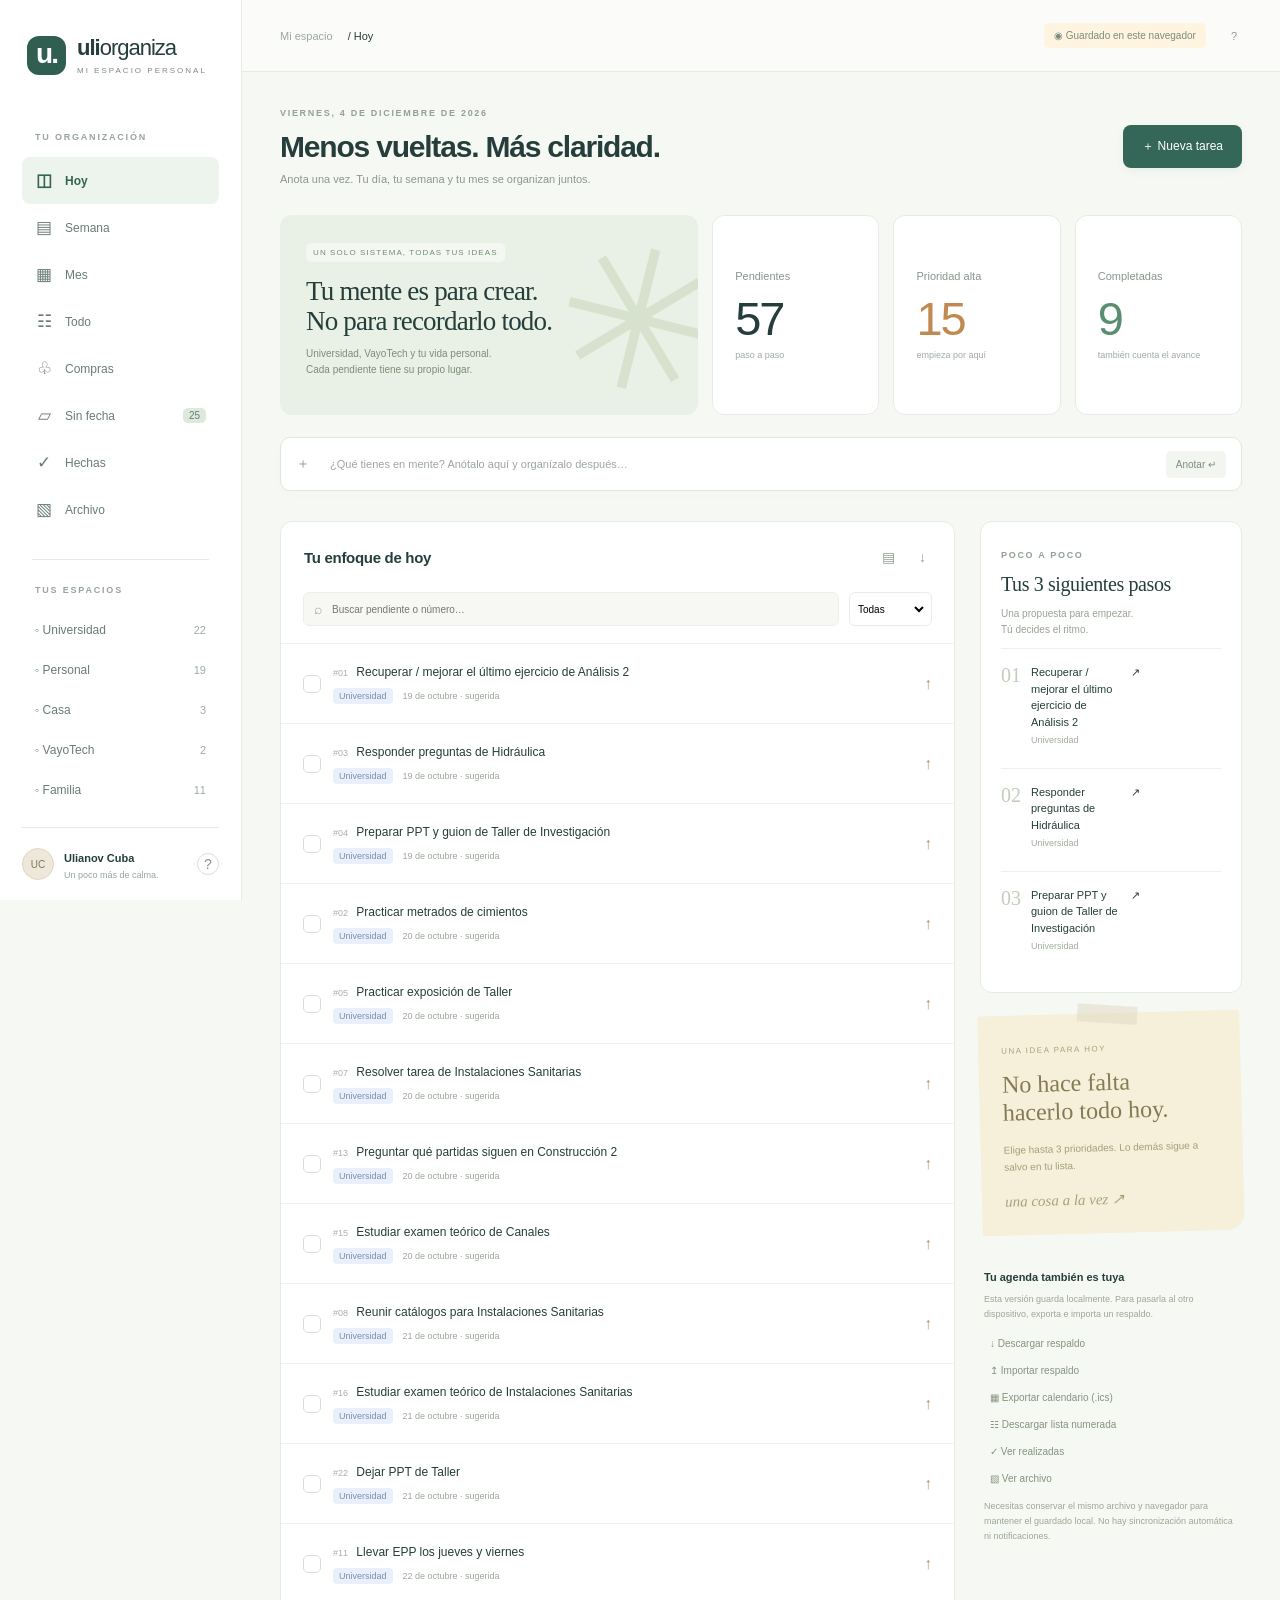
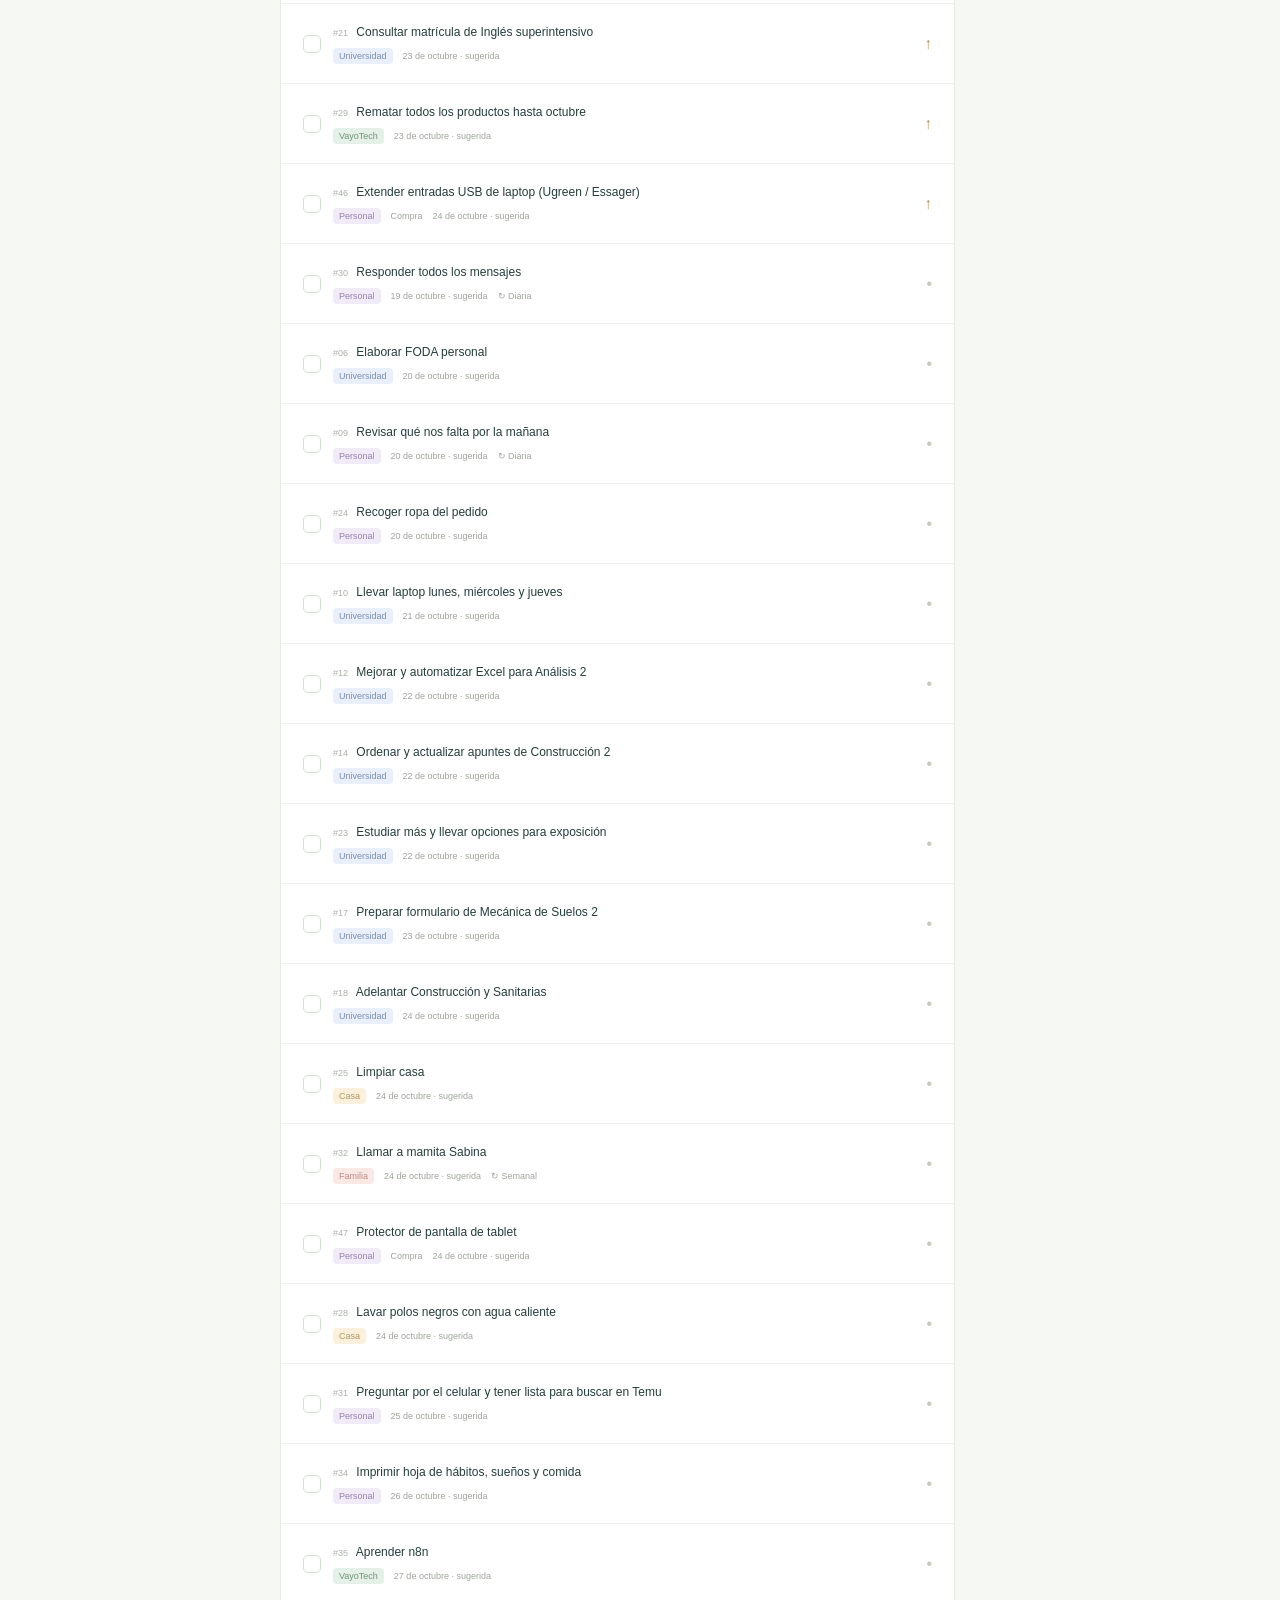
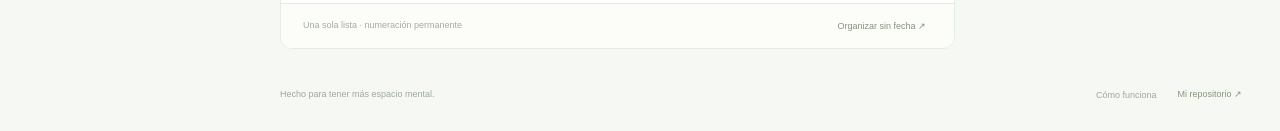
<file: ULI-ORGANIZA.html>
<!doctype html><html lang="es"><head><meta charset="utf-8"><meta name="viewport" content="width=device-width, initial-scale=1"><meta name="theme-color" content="#356758"><title>Uli · Mi espacio</title><style>
:root{--ink:#253e3b;--muted:#7d8985;--green:#35675b;--line:#e7ebe6;--bg:#f6f8f4}
*{box-sizing:border-box}body{margin:0;background:var(--bg);color:var(--ink);font-family:Arial,Helvetica,sans-serif;font-size:14px}button,input,select,textarea{font:inherit}button,a,input,select,textarea{-webkit-tap-highlight-color:transparent}button{cursor:pointer}button:disabled{opacity:.45;cursor:wait}button{border:0;background:none;color:inherit}button:focus-visible,a:focus-visible{outline:3px solid #92b9a9;outline-offset:3px}input,textarea,select{outline-color:#6f9b84}a{color:inherit;text-decoration:none}.shell{display:flex;min-height:100vh}.sidebar{width:242px;position:fixed;inset:0 auto 0 0;background:#fff;border-right:1px solid var(--line);padding:35px 22px 20px;display:flex;flex-direction:column;z-index:20}.brand{display:flex;gap:11px;align-items:center;margin:0 0 48px 5px;font-size:22px;font-weight:800;letter-spacing:-1px}.brand-icon{width:39px;height:39px;border-radius:12px;background:#305f52;color:white;font-size:28px;text-align:center;line-height:36px;letter-spacing:-2px}.brand-light{font-weight:400}.brand small{display:block;font-weight:500;font-size:8px;letter-spacing:2px;color:var(--muted);margin-top:5px}.nav-label{font-size:9px;font-weight:700;letter-spacing:1.8px;color:#9aa49d;padding-left:13px;margin-bottom:15px}.sidebar nav button,.space{display:flex;gap:12px;align-items:center;width:100%;padding:13px;border-radius:8px;font-size:12px;color:#6a7c76;text-align:left}.sidebar nav button.selected{background:#edf4ed;color:#356454;font-weight:700}.nav-count{margin-left:auto;background:#dce9dc;border-radius:5px;font-size:10px;padding:2px 6px}.divider{height:1px;background:var(--line);margin:26px 10px 16px}.space span{margin-left:auto;color:#9caaa2;font-size:11px}.space.active{background:#f2f5f0}.sidebar-bottom{margin-top:auto;border-top:1px solid var(--line);padding-top:20px;display:flex;gap:10px;align-items:center}.avatar{background:#eee7dc;border:1px solid #e4d6bf;border-radius:50%;width:32px;height:32px;display:grid;place-content:center;font-size:10px;color:#827357}.sidebar-bottom strong{font-size:11px}.sidebar-bottom small{display:block;font-size:9px;color:#97a39c;margin-top:5px}.sidebar-bottom button{margin-left:auto;width:22px;height:22px;border:1px solid #d8e0d7;border-radius:50%;color:#839487}main{width:calc(100% - 242px);margin-left:242px}.topbar{height:72px;border-bottom:1px solid var(--line);background:#fff9;display:flex;justify-content:space-between;align-items:center;padding:0 38px;font-size:11px}.breadcrumb{color:#9ca69f;margin-right:12px}.top-actions{display:flex;align-items:center;gap:20px}.cloud{display:flex;gap:7px;align-items:center;font-size:10px;color:#7c8c80}.icon-button{padding:5px;color:#89988e}.page{max-width:1610px;padding:36px 38px 20px;margin:auto}.page-heading{display:flex;align-items:center;justify-content:space-between;gap:20px;margin-bottom:30px}.eyebrow{text-transform:uppercase;letter-spacing:1.7px;font-size:9px;color:#92a095;font-weight:600}.page-heading h1{font-size:30px;letter-spacing:-1.2px;font-weight:600;margin:12px 0 9px}.page-heading p{margin:0;font-size:11px;color:#8c978e}.primary{background:#356758;color:#fff;border-radius:8px;display:inline-flex;align-items:center;justify-content:center;gap:9px;padding:13px 19px;white-space:nowrap;font-size:12px;box-shadow:0 3px 8px #345b5010}.primary:hover{background:#244d40}.overview{display:grid;grid-template-columns:2.5fr 1fr 1fr 1fr;gap:14px;margin-bottom:22px}.welcome{position:relative;overflow:hidden;border-radius:12px;background:#e9f0e6;padding:27px 26px;min-height:190px}.pill{display:inline-block;color:#728d70;font-size:8px;letter-spacing:1.1px;border-radius:5px;padding:5px 7px;background:#ffffff80}.welcome h2{position:relative;z-index:1;font-family:Georgia,serif;font-weight:400;font-size:27px;letter-spacing:-.8px;line-height:1.1;margin:15px 0 10px}.welcome p{position:relative;z-index:1;font-size:10px;line-height:1.6;color:#7c8c77}.welcome-mark{position:absolute;right:-20px;top:12px;font-size:195px;line-height:1;color:#d6e2cd;transform:rotate(14deg)}.stat{background:#fff;border:1px solid var(--line);border-radius:12px;padding:26px 22px;display:flex;flex-direction:column;justify-content:center}.stat>span{font-size:11px;color:#89958b}.stat strong{font-size:47px;letter-spacing:-2px;margin:13px 0 8px;line-height:1;font-weight:500}.stat small{font-size:9px;color:#a0aaa0}.orange{color:#c08950}.green{color:#5a8e70}.quick{display:flex;gap:12px;align-items:center;border:1px solid #e1e7de;background:white;border-radius:10px;padding:12px 15px;margin-bottom:30px;color:#87a18d;box-shadow:0 4px 20px #37493403}.quick input{border:0;background:none;flex:1;min-width:0;font-size:11px;color:var(--ink);padding:8px}.quick input::placeholder{color:#9ca69d}.quick button{background:#f3f5f0;font-size:10px;color:#7e8e80;padding:8px 10px;border-radius:5px}.quick button span{padding-left:10px;color:#a6b1a5}.content-layout{display:grid;grid-template-columns:minmax(0,1fr) 262px;gap:25px;align-items:start}.workspace{background:#fff;border:1px solid var(--line);border-radius:12px;overflow:hidden}.workspace-title{padding:22px 23px 5px;display:flex;align-items:center;justify-content:space-between}.workspace-title h2{font-size:15px;margin:0;font-weight:600;letter-spacing:-.3px}.tools{display:flex;gap:14px;color:#94a093}.tools button{padding:5px}.filters{padding:17px 22px;display:flex;gap:10px}.search{display:flex;align-items:center;gap:8px;background:#f7f8f4;border:1px solid #edf0e9;border-radius:6px;padding:8px 10px;flex:1;min-width:0;color:#9aa699}.search input{min-width:0;width:100%;background:none;border:0;font-size:10px}.area-filter{display:flex;align-items:center;gap:3px;font-size:10px;color:#879383;border:1px solid #e9ede4;border-radius:6px;padding:4px}.area-filter select{border:0;background:none;max-width:120px}.task{display:flex;align-items:center;gap:12px;padding:19px 22px;border-top:1px solid #f0f2ed;transition:background .15s;break-inside:avoid}.task:hover{background:#fafbf8}.check{border:1.5px solid #d6dfd4;border-radius:5px;flex-shrink:0;width:18px;height:18px;padding:0;display:grid;place-content:center}.check:hover{border-color:#659078}.check.checked{background:#6d9478;border-color:#6d9478;color:white}.task-content{padding:0;text-align:left;flex:1;min-width:0}.task-title{display:block;font-size:12px;font-weight:500;line-height:1.5}.task-title small{font-weight:400;color:#a8b1a6;font-size:9px;margin-right:5px}.task-meta{display:flex;gap:10px;flex-wrap:wrap;align-items:center;margin-top:7px;font-size:9px;color:#9ca69a}.tag{border-radius:4px;padding:3px 6px}.Universidad{background:#eaf0fb;color:#7b8daf}.Personal{background:#f1eaf7;color:#9a80ae}.Casa{background:#faf0dc;color:#b3975e}.VayoTech{background:#e5f1e8;color:#71957a}.Familia{background:#fae8e5;color:#bc8d84}.priority{color:#c3cbbf;display:grid;place-content:center;font-size:16px}.priority.Alta{color:#bd9667}.done .task-title{text-decoration:line-through;color:#97a294}.workspace-footer{padding:16px 22px;background:#fcfdf9;border-top:1px solid var(--line);display:flex;gap:10px;justify-content:space-between;color:#a1ac9e;font-size:9px}.workspace-footer button{display:flex;align-items:center;gap:5px;color:#81937d}.right-panel section{margin-bottom:20px}.focus-note{background:#fff;border:1px solid var(--line);border-radius:12px;padding:23px 20px}.focus-note h3{font-family:Georgia,serif;font-weight:400;font-size:20px;margin:12px 0 10px;letter-spacing:-.4px}.focus-note>p{font-size:10px;color:#99a393;line-height:1.6}.focus-note button{display:flex;gap:10px;align-items:flex-start;text-align:left;width:100%;padding:15px 0;border-top:1px solid #eff2e9;margin-top:5px}.focus-note button>b{font-family:Georgia,serif;font-weight:400;color:#c0ceba;font-size:20px}.focus-note button>span{font-size:11px;line-height:1.5;flex:1}.focus-note button small{display:block;font-size:9px;color:#a1ad9b;margin-top:4px}.focus-note button svg{color:#9aaf92;margin-top:3px}.paper-note{background:#f6f0da;padding:25px 23px;border-radius:3px 3px 17px 3px;transform:rotate(-1.5deg);position:relative}.paper-note:before{content:'';position:absolute;top:-8px;left:38%;width:60px;height:18px;transform:rotate(5deg);background:#e1dbc385}.paper-note>span:first-child{font-size:8px;letter-spacing:1.5px;color:#aaa07b}.paper-note h3{font-family:Georgia,serif;font-weight:400;font-size:24px;line-height:1.15;margin:15px 0;color:#867955}.paper-note p{font-size:10px;color:#a79d7a;line-height:1.7}.scribble{display:block;font-family:Georgia,serif;font-style:italic;font-size:15px;color:#aaa07b;margin-top:17px}.backup-box{padding:10px 4px}.backup-box h3{font-size:11px;margin:8px 0}.backup-box p,.backup-box small{font-size:9px;line-height:1.7;color:#9da695}.backup-box button{display:flex;gap:8px;align-items:center;font-size:10px;color:#85947d;margin:12px 0}.backup-box small{display:block}.page-footer{display:flex;gap:15px;margin-top:30px;padding:10px 0;font-size:9px;color:#9ea99b}.page-footer button{margin-left:auto}.page-footer a{color:#85967b}.hidden{display:none}.empty{padding:50px 25px;display:flex;flex-direction:column;align-items:center;text-align:center;color:#9fae99;gap:5px}.empty h3{font-weight:500;font-size:15px;margin:10px 0 5px;color:#667c60}.empty p{font-size:11px;line-height:1.6}.alert{background:#fff0e7;color:#9b633c;border:1px solid #f1d9c5;padding:14px;border-radius:7px;font-size:12px;line-height:1.6;margin-bottom:20px}.alert button{text-decoration:underline;margin-left:10px;font-weight:700}.neutral{background:#f1f4ec;color:#7c8c72;border-color:#dfe6d6}.toast{display:flex;justify-content:space-between;align-items:center;background:#e9f1e6;color:#62805b;padding:10px 14px;border-radius:7px;font-size:11px;margin-bottom:15px}.calendar-controls{display:flex;gap:14px;align-items:center;border-top:1px solid var(--line);padding:17px 20px;font-size:12px}.calendar-controls strong{font-weight:500;text-transform:capitalize}.text-button{font-size:11px;color:#799170;display:inline-flex;gap:5px;align-items:center}.calendar-controls .text-button{margin-left:auto}.week-grid{display:grid;grid-template-columns:repeat(7,minmax(145px,1fr));overflow:auto;max-height:900px}.day-column{border-right:1px solid var(--line);border-top:1px solid var(--line);min-height:280px;background:#fcfdf9}.day-column>header{display:flex;gap:7px;align-items:center;padding:15px 10px;color:#99a68f;font-size:10px}.day-column>header>strong{font-size:18px;font-weight:500;color:#7f9375}.day-column>header>button{margin-left:auto}.is-today{background:#f0f5eb}.compact{padding:12px 8px;gap:6px;background:white;align-items:flex-start}.compact .task-title{font-size:10px;line-height:1.5}.compact .task-title small{font-size:8px}.compact .task-meta{gap:4px;font-size:8px;margin-top:6px}.compact .check{width:14px;height:14px;margin-top:3px}.compact .priority{display:none}.compact .tag{padding:2px}.free{font-size:9px;color:#bac4b2;text-align:center;padding:15px}.month-grid{display:grid;grid-template-columns:repeat(7,minmax(0,1fr))}.weekday{text-align:center;color:#97a58b;font-size:10px;padding:12px}.month-day{border-top:1px solid var(--line);border-right:1px solid var(--line);min-height:105px;padding:7px 5px;overflow:hidden}.day-number{display:block;padding:3px 5px;font-size:11px;color:#809375;border-radius:50%}.is-today .day-number{background:#61845a;color:white}.month-task{display:block;text-align:left;padding:4px;border-radius:3px;margin:4px 0;font-size:9px;line-height:1.4;width:100%;overflow-wrap:anywhere}.other-month{opacity:.35}.footnote{font-size:10px;line-height:1.7;color:#97a18f;margin:13px 20px}.shopping-summary{display:flex;gap:14px;padding:18px 22px;background:#f4f7ee;align-items:center}.shopping-summary strong{font-size:22px;white-space:nowrap;font-weight:500}.shopping-summary span{font-size:10px;color:#95a086;line-height:1.5}.modal-backdrop{position:fixed;inset:0;background:#20342b66;z-index:50;display:flex;align-items:center;justify-content:center;padding:25px;backdrop-filter:blur(3px)}.modal{background:#fff;border-radius:15px;padding:27px;max-width:610px;width:100%;max-height:92vh;overflow:auto;box-shadow:0 20px 90px #20342b30}.modal>header{display:flex;align-items:flex-start;justify-content:space-between;margin-bottom:23px}.modal h2{font-size:24px;letter-spacing:-.7px;font-family:Georgia,serif;font-weight:400;margin:8px 0}.modal label{display:flex;flex-direction:column;font-size:11px;gap:7px;color:#7e8f76;margin-bottom:15px}.modal input,.modal select,.modal textarea{border:1px solid #dfe6d9;border-radius:6px;background:#fafbf7;color:#415a36;padding:11px;font-size:12px;width:100%}.form-grid{display:grid;grid-template-columns:1fr 1fr;gap:0 16px}.modal footer{display:flex;justify-content:space-between;padding-top:18px;border-top:1px solid var(--line);margin-top:20px}.modal .footnote{margin:10px 0}.help ol{padding-left:20px;font-size:13px;line-height:1.8;color:#7a8c70}.help li{margin-bottom:12px}
@media(min-width:1600px){.page{padding-top:44px}.welcome h2{font-size:32px}.stat strong{font-size:54px}.task-title{font-size:13px}.overview{gap:20px}.content-layout{grid-template-columns:minmax(0,1fr) 290px}}
@media(max-width:1200px){.sidebar{width:205px;padding:30px 15px}main{margin-left:205px;width:calc(100% - 205px)}.page{padding:28px 24px}.topbar{padding:0 24px}.content-layout{grid-template-columns:minmax(0,1fr) 230px;gap:16px}.welcome{padding:22px 18px}.welcome h2{font-size:23px}.welcome-mark{font-size:150px}.stat{padding:20px 15px}.stat strong{font-size:40px}.stat small{font-size:8px}.page-heading h1{font-size:26px}}
@media(max-width:980px){.right-panel{display:grid;grid-template-columns:1fr 1fr;gap:20px}.content-layout{grid-template-columns:1fr}.backup-box{grid-column:1/-1}.overview{grid-template-columns:repeat(3,1fr)}.welcome{grid-column:1/-1;min-height:145px}.welcome h2{font-size:28px}.welcome p{margin-bottom:0}.welcome-mark{right:20px;top:0;font-size:170px}.stat{padding:20px}.stat strong{font-size:35px;margin:10px 0 5px}.page-heading{align-items:flex-start}.page-heading .primary{padding:10px 14px}.page-heading h1{font-size:23px}.page-heading p{line-height:1.6}}
@media(max-width:700px){.shell{display:block}.sidebar{position:sticky;top:0;left:0;right:0;width:100%;height:auto;padding:10px 14px;box-shadow:0 3px 12px #38452b08;gap:8px}.brand{margin:0;font-size:17px;gap:7px}.brand-icon{width:28px;height:28px;line-height:25px;font-size:22px;border-radius:8px}.brand small{display:none}.nav-label,.sidebar .space,.divider,.sidebar-bottom{display:none}.sidebar nav{display:flex;overflow:auto;gap:4px}.sidebar nav button{white-space:nowrap;width:auto;padding:9px 10px;gap:6px;font-size:10px}.sidebar nav button svg{width:14px;height:14px}.nav-count{font-size:8px}.sidebar nav button:nth-last-child(-n+2){display:none}main{margin:0;width:100%}.topbar{height:48px;padding:0 18px;font-size:10px}.top-actions{gap:10px}.cloud{font-size:9px}.page{padding:25px 16px}.page-heading{margin-bottom:23px;gap:10px}.page-heading h1{font-size:23px;line-height:1.2;max-width:250px}.page-heading .primary{font-size:0;width:36px;height:36px;min-width:36px;padding:0;margin-top:25px}.page-heading .primary svg{width:20px}.page-heading p{font-size:10px}.eyebrow{font-size:8px;letter-spacing:1.2px}.overview{gap:9px}.welcome{padding:22px}.welcome h2{font-size:28px}.welcome-mark{right:-10px;font-size:170px;top:16px}.stat{padding:17px 11px}.stat>span{font-size:9px}.stat strong{font-size:33px}.stat small{font-size:8px}.quick{padding:9px 10px;margin-bottom:23px;gap:4px}.quick input{font-size:10px}.quick button{font-size:9px}.quick button span{display:none}.workspace-title{padding:20px 15px 5px}.workspace-title h2{font-size:14px}.filters{padding:15px;gap:6px}.search input{font-size:9px}.area-filter{font-size:9px;max-width:105px}.task{padding:17px 15px;gap:9px}.task-title{font-size:12px}.task-meta{font-size:8px;gap:8px}.right-panel{gap:13px}.focus-note{padding:20px 15px}.focus-note h3{font-size:18px}.paper-note{padding:23px 16px}.paper-note h3{font-size:23px}.focus-note button>span{font-size:10px}.workspace-footer{padding:15px;font-size:8px;line-height:1.6}.page-footer{flex-wrap:wrap;line-height:1.8}.week-grid{grid-template-columns:1fr;max-height:none}.day-column{min-height:75px}.day-column>header{padding:10px 15px}.compact{padding:12px 15px}.compact .task-title{font-size:12px}.compact .task-meta{font-size:9px}.day-column .free{text-align:left;padding:5px 15px}.month-day{min-height:85px;padding:3px}.month-task{font-size:8px;padding:3px;line-height:1.3}.weekday{font-size:8px}.day-number{font-size:9px}.calendar-controls{padding:14px 10px;gap:9px;font-size:10px}.modal-backdrop{padding:12px}.modal{padding:22px 17px}.modal h2{font-size:22px}.form-grid{gap:0 10px}.modal input,.modal select{font-size:12px;padding:9px}.shopping-summary{padding:15px}.shopping-summary strong{font-size:18px}}
@media print{body{background:white;color:black;font-size:10px}.sidebar,.topbar,.overview,.quick,.right-panel,.page-heading .primary,.tools,.filters,.page-footer,.workspace-footer,.toast,.alert,.modal-backdrop{display:none!important}main{margin:0;width:100%}.page{padding:0}.page-heading{margin-bottom:14px}.page-heading h1{font-size:22px}.content-layout{display:block}.workspace{border:0}.week-grid{display:grid;grid-template-columns:repeat(7,1fr);overflow:visible;max-height:none}.day-column{min-width:0}.compact{padding:7px 4px}.compact .task-title{font-size:8px}.compact .task-meta{font-size:7px}.task{break-inside:avoid}.month-day{min-height:100px}.month-task{font-size:8px}.calendar-controls button{display:none}.month-grid{break-inside:avoid}.workspace-title{padding-left:0}.check{print-color-adjust:exact}*{-webkit-print-color-adjust:exact;print-color-adjust:exact}@page{size:A4 landscape;margin:10mm}}

button svg{width:17px;height:17px}.navico{font-size:17px;width:18px;text-align:center}.local-badge{background:#fff4df;padding:7px 10px;border-radius:5px}.task-title{white-space:normal}.welcome-mark{font-family:Georgia,serif}.week-grid{max-height:none}.right-panel .backup-box button{margin:14px 0}.mobile-help{display:none}dialog{border:0;padding:0;background:none;max-width:none;max-height:none}dialog::backdrop{background:#20342b77;backdrop-filter:blur(3px)}dialog .modal{width:min(610px,94vw)}.modal>header button{font-size:24px} .report{font-size:12px;line-height:1.8}.report table{border-collapse:collapse;width:100%;margin:15px 0}.report th,.report td{border:1px solid #dfe6d9;padding:9px;vertical-align:top;text-align:left}
</style></head><body><div id="app"></div><dialog id="editor"></dialog><dialog id="help"></dialog><input hidden type="file" id="importFile" accept=".json"><script>
const SEED=[{"id":"foto-1","number":1,"title":"Recuperar / mejorar el último ejercicio de Análisis 2","area":"Universidad","kind":"Tarea","date":"2026-10-19","deadline":"","priority":"Alta","status":"Pendiente","notes":"«Mejorar ejercicio y hacer el último Ana2 → falta recuperación».","source":"Notas universitarias / pósits","repeat":"","cost":"","proposed":true},{"id":"foto-2","number":2,"title":"Practicar metrados de cimientos","area":"Universidad","kind":"Tarea","date":"2026-10-20","deadline":"","priority":"Alta","status":"Pendiente","notes":"Construcción 2.","source":"Notas universitarias / pósits","repeat":"","cost":"","proposed":true},{"id":"foto-3","number":3,"title":"Responder preguntas de Hidráulica","area":"Universidad","kind":"Tarea","date":"2026-10-19","deadline":"","priority":"Alta","status":"Pendiente","notes":"","source":"Notas universitarias / pósits","repeat":"","cost":"","proposed":true},{"id":"foto-4","number":4,"title":"Preparar PPT y guion de Taller de Investigación","area":"Universidad","kind":"Tarea","date":"2026-10-19","deadline":"","priority":"Alta","status":"Pendiente","notes":"«Exposición taller de investigación + FODA personal». Otra nota: «tenerlo listo y practicar → miércoles». Confirmar plazo.","source":"Notas universitarias / pósits","repeat":"","cost":"","proposed":true},{"id":"foto-5","number":5,"title":"Practicar exposición de Taller","area":"Universidad","kind":"Tarea","date":"2026-10-20","deadline":"","priority":"Alta","status":"Pendiente","notes":"","source":"Notas universitarias / pósits","repeat":"","cost":"","proposed":true},{"id":"foto-6","number":6,"title":"Elaborar FODA personal","area":"Universidad","kind":"Tarea","date":"2026-10-20","deadline":"","priority":"Media","status":"Pendiente","notes":"","source":"Notas universitarias / pósits","repeat":"","cost":"","proposed":true},{"id":"foto-7","number":7,"title":"Resolver tarea de Instalaciones Sanitarias","area":"Universidad","kind":"Tarea","date":"2026-10-20","deadline":"","priority":"Alta","status":"Pendiente","notes":"","source":"Notas universitarias / pósits","repeat":"","cost":"","proposed":true},{"id":"foto-8","number":8,"title":"Reunir catálogos para Instalaciones Sanitarias","area":"Universidad","kind":"Tarea","date":"2026-10-21","deadline":"","priority":"Alta","status":"Pendiente","notes":"","source":"Notas universitarias / pósits","repeat":"","cost":"","proposed":true},{"id":"foto-9","number":9,"title":"Revisar qué nos falta por la mañana","area":"Personal","kind":"Hábito","date":"2026-10-20","deadline":"","priority":"Media","status":"Pendiente","notes":"Revisión breve de la lista única.","source":"Notas universitarias / pósits","repeat":"Diaria","cost":"","proposed":true},{"id":"foto-10","number":10,"title":"Llevar laptop lunes, miércoles y jueves","area":"Universidad","kind":"Tarea","date":"2026-10-21","deadline":"","priority":"Media","status":"Pendiente","notes":"Nota literal: «llevar laptop lunes + miércoles + jueves». Confirmar cada semana con el horario.","source":"Notas universitarias / pósits","repeat":"","cost":"","proposed":true},{"id":"foto-11","number":11,"title":"Llevar EPP los jueves y viernes","area":"Universidad","kind":"Tarea","date":"2026-10-22","deadline":"","priority":"Alta","status":"Pendiente","notes":"Confirmar prácticas de cada semana.","source":"Notas universitarias / pósits","repeat":"","cost":"","proposed":true},{"id":"foto-12","number":12,"title":"Mejorar y automatizar Excel para Análisis 2","area":"Universidad","kind":"Tarea","date":"2026-10-22","deadline":"","priority":"Media","status":"Pendiente","notes":"También adelantar y estudiar. Se distingue de la recuperación.","source":"Notas universitarias / pósits","repeat":"","cost":"","proposed":true},{"id":"foto-13","number":13,"title":"Preguntar qué partidas siguen en Construcción 2","area":"Universidad","kind":"Tarea","date":"2026-10-20","deadline":"","priority":"Alta","status":"Pendiente","notes":"Arreglar y anotar todo.","source":"Notas universitarias / pósits","repeat":"","cost":"","proposed":true},{"id":"foto-14","number":14,"title":"Ordenar y actualizar apuntes de Construcción 2","area":"Universidad","kind":"Tarea","date":"2026-10-22","deadline":"","priority":"Media","status":"Pendiente","notes":"","source":"Notas universitarias / pósits","repeat":"","cost":"","proposed":true},{"id":"foto-15","number":15,"title":"Estudiar examen teórico de Canales","area":"Universidad","kind":"Tarea","date":"2026-10-20","deadline":"","priority":"Alta","status":"Pendiente","notes":"«Todo teórico para el lunes urgente». Sin fecha inequívoca: confirmar examen antes de posponer.","source":"Notas universitarias / pósits","repeat":"","cost":"","proposed":true},{"id":"foto-16","number":16,"title":"Estudiar examen teórico de Instalaciones Sanitarias","area":"Universidad","kind":"Tarea","date":"2026-10-21","deadline":"","priority":"Alta","status":"Pendiente","notes":"Nota: «jueves instalaciones S. - catálogos + examen teórico → estudiar». Confirmar fecha.","source":"Notas universitarias / pósits","repeat":"","cost":"","proposed":true},{"id":"foto-17","number":17,"title":"Preparar formulario de Mecánica de Suelos 2","area":"Universidad","kind":"Tarea","date":"2026-10-23","deadline":"","priority":"Media","status":"Pendiente","notes":"«+ columb» (posiblemente Coulomb; por confirmar).","source":"Notas universitarias / pósits","repeat":"","cost":"","proposed":true},{"id":"foto-18","number":18,"title":"Adelantar Construcción y Sanitarias","area":"Universidad","kind":"Tarea","date":"2026-10-24","deadline":"","priority":"Media","status":"Pendiente","notes":"","source":"Notas universitarias / pósits","repeat":"","cost":"","proposed":true},{"id":"foto-19","number":19,"title":"Ordenar materias en carpetas y limpiar memoria de laptop","area":"Universidad","kind":"Tarea","date":"","deadline":"","priority":"Media","status":"Hecho","notes":"Marcado en rojo en lista 26/09. Verificar si sigue realizado.","source":"Notas universitarias / pósits","repeat":"","cost":"","proposed":false},{"id":"foto-20","number":20,"title":"Terminar Inglés básico 06","area":"Universidad","kind":"Tarea","date":"","deadline":"","priority":"Media","status":"Hecho","notes":"Marcado en rojo en lista antigua.","source":"Notas universitarias / pósits","repeat":"","cost":"","proposed":false},{"id":"foto-21","number":21,"title":"Consultar matrícula de Inglés superintensivo","area":"Universidad","kind":"Tarea","date":"2026-10-23","deadline":"","priority":"Alta","status":"Pendiente","notes":"Lista antigua marcada «domingo»; pósit posterior: «queda matrícula inglés», «recién el 15 o 17», «ya no hay person…» (texto cortado). Estado pendiente por contradicción; confirmar mes y disponibilidad.","source":"Notas universitarias / pósits","repeat":"","cost":"","proposed":true},{"id":"foto-22","number":22,"title":"Dejar PPT de Taller","area":"Universidad","kind":"Tarea","date":"2026-10-21","deadline":"","priority":"Alta","status":"Pendiente","notes":"«Ppts de taller dejarles»: confirmar destinatarios y medio.","source":"Notas universitarias / pósits","repeat":"","cost":"","proposed":true},{"id":"foto-23","number":23,"title":"Estudiar más y llevar opciones para exposición","area":"Universidad","kind":"Tarea","date":"2026-10-22","deadline":"","priority":"Media","status":"Pendiente","notes":"Texto incierto: «Estudiar + PLAROT PLAGIA». Abajo: «Llevar opciones para ropa → exposición». Aclarar palabra central y ropa.","source":"Notas universitarias / pósits","repeat":"","cost":"","proposed":true},{"id":"foto-24","number":24,"title":"Recoger ropa del pedido","area":"Personal","kind":"Tarea","date":"2026-10-20","deadline":"","priority":"Media","status":"Pendiente","notes":"Pósit: «Recoger ropa / Pedido → / ropa tarde». Confirmar lugar y hora.","source":"Organización Ulianov / pósits","repeat":"","cost":"","proposed":true},{"id":"foto-25","number":25,"title":"Limpiar casa","area":"Casa","kind":"Tarea","date":"2026-10-24","deadline":"","priority":"Media","status":"Pendiente","notes":"Se repite en pósit verde; un solo pendiente.","source":"Organización Ulianov / pósits","repeat":"","cost":"","proposed":true},{"id":"foto-26","number":26,"title":"Lavar ropa y zapatillas","area":"Casa","kind":"Tarea","date":"","deadline":"","priority":"Baja","status":"Hecho","notes":"Marcado en rojo. Dice «sábado 26» y encabezado 26/09; no convertir en fecha futura.","source":"Organización Ulianov / pósits","repeat":"","cost":"","proposed":false},{"id":"foto-27","number":27,"title":"Limpiar cuarto y gradas","area":"Casa","kind":"Tarea","date":"","deadline":"","priority":"Baja","status":"Hecho","notes":"Marcado en rojo; limpiar casa se mantiene aparte porque reaparece pendiente.","source":"Organización Ulianov / pósits","repeat":"","cost":"","proposed":false},{"id":"foto-28","number":28,"title":"Lavar polos negros con agua caliente","area":"Casa","kind":"Tarea","date":"2026-10-24","deadline":"","priority":"Baja","status":"Pendiente","notes":"Transcripción de la nota; revisar cuidado de la prenda.","source":"Organización Ulianov / pósits","repeat":"","cost":"","proposed":true},{"id":"foto-29","number":29,"title":"Rematar todos los productos hasta octubre","area":"VayoTech","kind":"Tarea","date":"2026-10-23","deadline":"","priority":"Alta","status":"Pendiente","notes":"Repetido en dos listas: consolidado. Revisar stock, precios y publicaciones.","source":"Organización Ulianov / pósits","repeat":"","cost":"","proposed":true},{"id":"foto-30","number":30,"title":"Responder todos los mensajes","area":"Personal","kind":"Hábito","date":"2026-10-19","deadline":"","priority":"Media","status":"Pendiente","notes":"Mensajes académicos y clientes.","source":"Organización Ulianov / pósits","repeat":"Diaria","cost":"","proposed":true},{"id":"foto-31","number":31,"title":"Preguntar por el celular y tener lista para buscar en Temu","area":"Personal","kind":"Tarea","date":"2026-10-25","deadline":"","priority":"Baja","status":"Pendiente","notes":"","source":"Organización Ulianov / pósits","repeat":"","cost":"","proposed":true},{"id":"foto-32","number":32,"title":"Llamar a mamita Sabina","area":"Familia","kind":"Hábito","date":"2026-10-24","deadline":"","priority":"Media","status":"Pendiente","notes":"Marcado en rojo en lista antigua; dice «todos los findes». Se programa siguiente llamada, no se asume hecha esta semana.","source":"Organización Ulianov / pósits","repeat":"Semanal","cost":"","proposed":true},{"id":"foto-33","number":33,"title":"Crear app para Análisis 2 y Excel","area":"Universidad","kind":"Idea","date":"","deadline":"","priority":"Baja","status":"Hecho","notes":"Marcado en rojo en lista antigua; verificar si está terminada.","source":"Organización Ulianov / pósits","repeat":"","cost":"","proposed":false},{"id":"foto-34","number":34,"title":"Imprimir hoja de hábitos, sueños y comida","area":"Personal","kind":"Tarea","date":"2026-10-26","deadline":"","priority":"Baja","status":"Pendiente","notes":"","source":"Organización Ulianov / pósits","repeat":"","cost":"","proposed":true},{"id":"foto-35","number":35,"title":"Aprender n8n","area":"VayoTech","kind":"Idea","date":"2026-10-27","deadline":"","priority":"Baja","status":"Pendiente","notes":"","source":"Organización Ulianov / pósits","repeat":"","cost":"","proposed":true},{"id":"foto-36","number":36,"title":"Imprimir para tinte / dinero","area":"Personal","kind":"Tarea","date":"","deadline":"","priority":"Baja","status":"Pendiente","notes":"Texto: «imprimir para tinte - dinero». Significado por aclarar.","source":"Organización Ulianov / pósits","repeat":"","cost":"","proposed":false},{"id":"foto-37","number":37,"title":"Memoria M.2 de 1 TB + case para laptop","area":"Personal","kind":"Compra","date":"","deadline":"","priority":"Baja","status":"Pendiente","notes":"Marcas: Essager / Ugreen. Lista «no obligatorio». Presupuesto anotado 300–400 soles sin desglose; no es precio verificado.","source":"Listas de compras","repeat":"","cost":"","proposed":false},{"id":"foto-38","number":38,"title":"Mesa plegable para próximo semestre","area":"Personal","kind":"Compra","date":"","deadline":"","priority":"Baja","status":"Pendiente","notes":"Temu o melamina. Compra futura.","source":"Listas de compras","repeat":"","cost":"","proposed":false},{"id":"foto-39","number":39,"title":"USB de alta velocidad","area":"Personal","kind":"Compra","date":"","deadline":"","priority":"Media","status":"Hecho","notes":"Casilla azul marcada; confirmar si comprado. Distinto de ampliar puertos.","source":"Listas de compras","repeat":"","cost":"","proposed":false},{"id":"foto-40","number":40,"title":"Lámpara plana para pared","area":"Casa","kind":"Compra","date":"","deadline":"","priority":"Baja","status":"Pendiente","notes":"","source":"Listas de compras","repeat":"","cost":"","proposed":false},{"id":"foto-41","number":41,"title":"Dos cuadernos para próximo semestre","area":"Universidad","kind":"Compra","date":"","deadline":"","priority":"Baja","status":"Pendiente","notes":"Consolidado con «comprar cuadernos para prox. semestre».","source":"Listas de compras","repeat":"","cost":"","proposed":false},{"id":"foto-42","number":42,"title":"Teclado y mouse para laptop","area":"Personal","kind":"Compra","date":"","deadline":"","priority":"Baja","status":"Pendiente","notes":"","source":"Listas de compras","repeat":"","cost":"","proposed":false},{"id":"foto-43","number":43,"title":"Bolsas con marca o stickers VayoTech","area":"VayoTech","kind":"Compra","date":"","deadline":"","priority":"Baja","status":"Hecho","notes":"Marcado en rojo.","source":"Listas de compras","repeat":"","cost":"","proposed":false},{"id":"foto-44","number":44,"title":"Gomitas de repuesto","area":"VayoTech","kind":"Compra","date":"","deadline":"","priority":"Baja","status":"Hecho","notes":"Marcado en rojo.","source":"Listas de compras","repeat":"","cost":"","proposed":false},{"id":"foto-45","number":45,"title":"Bolsa o papel film para embalaje","area":"VayoTech","kind":"Compra","date":"","deadline":"","priority":"Baja","status":"Hecho","notes":"Marcado en rojo.","source":"Listas de compras","repeat":"","cost":"","proposed":false},{"id":"foto-46","number":46,"title":"Extender entradas USB de laptop (Ugreen / Essager)","area":"Personal","kind":"Compra","date":"2026-10-24","deadline":"","priority":"Alta","status":"Pendiente","notes":"La nota dice urgente. Revisar si es el mismo HUB tipo C/USB antes de comprar dos veces.","source":"Listas de compras","repeat":"","cost":"","proposed":true},{"id":"foto-47","number":47,"title":"Protector de pantalla de tablet","area":"Personal","kind":"Compra","date":"2026-10-24","deadline":"","priority":"Media","status":"Pendiente","notes":"","source":"Listas de compras","repeat":"","cost":"","proposed":true},{"id":"foto-48","number":48,"title":"Cámara para tablet","area":"Personal","kind":"Compra","date":"","deadline":"","priority":"Baja","status":"Pendiente","notes":"Dice «cámara»: confirmar si es accesorio o protector.","source":"Listas de compras","repeat":"","cost":"","proposed":false},{"id":"foto-49","number":49,"title":"Funda con lápiz y estuche duro para tablet","area":"Personal","kind":"Compra","date":"","deadline":"","priority":"Media","status":"Pendiente","notes":"","source":"Listas de compras","repeat":"","cost":"","proposed":false},{"id":"foto-50","number":50,"title":"Guante para escribir en tablet","area":"Universidad","kind":"Compra","date":"","deadline":"","priority":"Baja","status":"Pendiente","notes":"","source":"Listas de compras","repeat":"","cost":"","proposed":false},{"id":"foto-51","number":51,"title":"Soporte para tablet","area":"Personal","kind":"Compra","date":"","deadline":"","priority":"Baja","status":"Pendiente","notes":"","source":"Listas de compras","repeat":"","cost":"","proposed":false},{"id":"foto-52","number":52,"title":"Funda para laptop de María","area":"Familia","kind":"Compra","date":"","deadline":"","priority":"Baja","status":"Pendiente","notes":"«Para María funda laptop + perfume + funda memoria».","source":"Listas de compras","repeat":"","cost":"","proposed":false},{"id":"foto-53","number":53,"title":"Perfume para María","area":"Familia","kind":"Compra","date":"","deadline":"","priority":"Baja","status":"Pendiente","notes":"","source":"Listas de compras","repeat":"","cost":"","proposed":false},{"id":"foto-54","number":54,"title":"Funda para memoria de María","area":"Familia","kind":"Compra","date":"","deadline":"","priority":"Baja","status":"Pendiente","notes":"","source":"Listas de compras","repeat":"","cost":"","proposed":false},{"id":"foto-55","number":55,"title":"Protector de pantalla para papito","area":"Familia","kind":"Compra","date":"","deadline":"","priority":"Baja","status":"Pendiente","notes":"","source":"Listas de compras","repeat":"","cost":"","proposed":false},{"id":"foto-56","number":56,"title":"Polo para papito","area":"Familia","kind":"Compra","date":"","deadline":"","priority":"Baja","status":"Pendiente","notes":"","source":"Listas de compras","repeat":"","cost":"","proposed":false},{"id":"foto-57","number":57,"title":"Perfume para papito","area":"Familia","kind":"Compra","date":"","deadline":"","priority":"Baja","status":"Pendiente","notes":"","source":"Listas de compras","repeat":"","cost":"","proposed":false},{"id":"foto-58","number":58,"title":"Funda dura para papito","area":"Familia","kind":"Compra","date":"","deadline":"","priority":"Baja","status":"Pendiente","notes":"","source":"Listas de compras","repeat":"","cost":"","proposed":false},{"id":"foto-59","number":59,"title":"Reloj para Primi","area":"Familia","kind":"Compra","date":"","deadline":"","priority":"Baja","status":"Pendiente","notes":"","source":"Listas de compras","repeat":"","cost":"","proposed":false},{"id":"foto-60","number":60,"title":"Afeitadora para Primi (x4 según nota)","area":"Familia","kind":"Compra","date":"","deadline":"","priority":"Baja","status":"Pendiente","notes":"«Para Primi → reloj + afeitadora x4». Confirmar a qué producto corresponde x4.","source":"Listas de compras","repeat":"","cost":"","proposed":false},{"id":"foto-61","number":61,"title":"Chal o regalo para mamá Sabi / abuelita","area":"Familia","kind":"Compra","date":"","deadline":"","priority":"Baja","status":"Pendiente","notes":"«Para mamá Sabi → chal o algo para abuelita». Confirmar destinataria y elegir opción.","source":"Listas de compras","repeat":"","cost":"","proposed":false},{"id":"foto-62","number":62,"title":"Cables / HUB tipo C y USB","area":"Personal","kind":"Compra","date":"","deadline":"","priority":"Baja","status":"Pendiente","notes":"Revisar junto con extender entradas USB; podrían ser el mismo adaptador.","source":"Listas de compras","repeat":"","cost":"","proposed":false},{"id":"foto-63","number":63,"title":"Memoria de 2 TB","area":"Personal","kind":"Compra","date":"","deadline":"","priority":"Baja","status":"Pendiente","notes":"Comparar necesidad con M.2 de 1 TB antes de gastar.","source":"Listas de compras","repeat":"","cost":"","proposed":false},{"id":"foto-64","number":64,"title":"Pagar Gemini Pro por un año","area":"Personal","kind":"Compra","date":"","deadline":"","priority":"Baja","status":"Pendiente","notes":"Es un pendiente, no una suscripción activada. Comparar costo/uso.","source":"Listas de compras","repeat":"","cost":"","proposed":false},{"id":"foto-65","number":65,"title":"Protector para teclado de laptop","area":"Personal","kind":"Compra","date":"","deadline":"","priority":"Baja","status":"Pendiente","notes":"","source":"Listas de compras","repeat":"","cost":"","proposed":false},{"id":"foto-66","number":66,"title":"Protector para teclado de tablet","area":"Personal","kind":"Compra","date":"","deadline":"","priority":"Baja","status":"Pendiente","notes":"","source":"Listas de compras","repeat":"","cost":"","proposed":false}];
const KEY='uli-organiza-v1';let tasks=[],view='Hoy',area='Todas',query='',anchor=today(),draft=null,warning='',notice='';
function today(){const p=new Intl.DateTimeFormat('en-CA',{timeZone:'America/Lima',year:'numeric',month:'2-digit',day:'2-digit'}).formatToParts(new Date());return p.find(x=>x.type==='year').value+'-'+p.find(x=>x.type==='month').value+'-'+p.find(x=>x.type==='day').value;}
function dt(s){return new Date(s+'T12:00:00');}function iso(d){return d.getFullYear()+'-'+String(d.getMonth()+1).padStart(2,'0')+'-'+String(d.getDate()).padStart(2,'0');}function add(s,n){const d=dt(s);d.setDate(d.getDate()+n);return iso(d);}function monday(s){return add(s,-((dt(s).getDay()+6)%7));}function label(s,opts={day:'numeric',month:'long'}){return dt(s).toLocaleDateString('es-PE',opts);}
function esc(s){return String(s??'').replace(/[&<>"']/g,c=>({'&':'&amp;','<':'&lt;','>':'&gt;','"':'&quot;',"'":'&#39;'}[c]));}
const A=['Universidad','Personal','Casa','VayoTech','Familia'];const K=['Tarea','Compra','Hábito','Idea'];const V=['Hoy','Semana','Mes','Todo','Compras','Sin fecha','Hechas','Archivo'];const I=['◫','▤','▦','☷','♧','▱','✓','▧'];
const active=t=>!['Hecho','Archivado'].includes(t.status);
const matches=t=>(area==='Todas'||t.area===area)&&(!query||(t.title+' '+t.notes+' '+t.number).toLowerCase().includes(query.toLowerCase()));
const sorted=list=>[...list].sort((a,b)=>({Alta:0,Media:1,Baja:2}[a.priority]-{Alta:0,Media:1,Baja:2}[b.priority])||(a.date||'9999').localeCompare(b.date||'9999')||a.number-b.number);
function valid(t){return t&&typeof t==='object'&&['id','title','area','kind','date','deadline','priority','status','notes','source','repeat','cost'].every(k=>typeof t[k]==='string'&&t[k].length<10001)&&t.id&&t.title.trim()&&Number.isInteger(t.number)&&t.number>0&&A.includes(t.area)&&K.includes(t.kind)&&['Alta','Media','Baja'].includes(t.priority)&&['Pendiente','En curso','Hecho','Archivado'].includes(t.status)&&['','Diaria','Semanal','Mensual'].includes(t.repeat)&&[t.date,t.deadline].every(d=>!d||/^\d{4}-\d{2}-\d{2}$/.test(d))&&(!t.cost||(!isNaN(Number(t.cost))&&Number(t.cost)>=0));}
try{const saved=localStorage.getItem(KEY);const data=saved?JSON.parse(saved):null;if(data){if(!Array.isArray(data.tasks)||!data.tasks.every(valid))throw Error('Formato de datos inválido');tasks=data.tasks;}else{tasks=structuredClone(SEED);localStorage.setItem(KEY,JSON.stringify({tasks}));}}catch(e){tasks=structuredClone(SEED);warning='No se pudo leer el guardado: '+e.message+'. Exporta un respaldo antes de cerrar.';}
function persist(next,message='Guardado en este navegador'){try{localStorage.setItem(KEY,JSON.stringify({format:'uli-agenda-v1',tasks:next,updatedAt:new Date().toISOString()}));tasks=next;notice=message;warning='';render();return true;}catch(e){warning='No se pudo guardar. Descarga un respaldo: '+e.message;render();return false;}}
function selectView(v){view=v;area='Todas';render();}function selectArea(a){area=a;view='Todo';render();}
function newTask(date=''){draft={id:crypto.randomUUID?crypto.randomUUID():'task-'+Date.now(),number:Math.max(0,...tasks.map(t=>t.number))+1,title:'',area:'Personal',kind:'Tarea',date,deadline:'',priority:'Media',status:'Pendiente',notes:'',source:'Captura rápida',repeat:'',cost:'',proposed:false};showEditor();}
function edit(id){draft=structuredClone(tasks.find(t=>t.id===id));showEditor();}
function options(values,value){return values.map(v=>'<option '+(v===value?'selected':'')+' value="'+esc(v)+'">'+esc(v||'No repetir')+'</option>').join('');}
function showEditor(){const d=draft;const dialog=document.querySelector('#editor');dialog.innerHTML='<form class="modal" id="taskForm"><header><div><span class="eyebrow">#'+String(d.number).padStart(2,'0')+' · TU LISTA ÚNICA</span><h2>Dale su lugar.</h2></div><button type="button" onclick="closeEditor()" aria-label="Cerrar edición">×</button></header><label>¿Qué quieres hacer?<input name="title" value="'+esc(d.title)+'" required maxlength="500" autofocus></label><div class="form-grid"><label>Espacio<select name="area">'+options(A,d.area)+'</select></label><label>Tipo<select name="kind">'+options(K,d.kind)+'</select></label><label>Día para hacerlo<input name="date" type="date" value="'+esc(d.date)+'"></label><label>Plazo real (si existe)<input name="deadline" type="date" value="'+esc(d.deadline)+'"></label><label>Prioridad<select name="priority">'+options(['Alta','Media','Baja'],d.priority)+'</select></label><label>Estado<select name="status">'+options(['Pendiente','En curso','Hecho','Archivado'],d.status)+'</select></label><label>Repetición<select name="repeat">'+options(['','Diaria','Semanal','Mensual'],d.repeat)+'</select></label><label>Presupuesto estimado S/ (compras)<input name="cost" type="number" min="0" step="0.01" value="'+esc(d.cost)+'"></label></div><label>Notas / pasos / texto de la foto<textarea name="notes" rows="4" maxlength="10000">'+esc(d.notes)+'</textarea></label><p class="footnote">Origen: '+esc(d.source)+(d.proposed?' · Fecha sugerida al organizar; confirma tu plazo.':'')+'<br>Una repetición crea la siguiente tarea al marcar la casilla.</p><footer><button type="button" class="text-button" onclick="archiveDraft()">▧ Archivar</button><button class="primary">Guardar tarea ✓</button></footer></form>';if(!dialog.open)dialog.showModal();dialog.querySelector('form').onsubmit=e=>{e.preventDefault();const f=new FormData(e.target);let t={...draft};for(const [k,v] of f)t[k]=String(v);if(t.date!==draft.date)t.proposed=false;if(!valid(t)){alert('Revisa los campos.');return;}const next=tasks.some(x=>x.id===t.id)?tasks.map(x=>x.id===t.id?t:x):[...tasks,t];if(persist(next))closeEditor();};}
function closeEditor(){document.querySelector('#editor').close();draft=null;}
function archiveDraft(){if(!tasks.some(t=>t.id===draft.id)){closeEditor();return;}if(persist(tasks.map(t=>t.id===draft.id?{...t,status:'Archivado'}:t),'Archivada. Puedes recuperarla en Archivo.'))closeEditor();}
function complete(id){const t=tasks.find(t=>t.id===id),done=t.status!=='Hecho';let next=tasks.map(t=>t.id===id?{...t,status:done?'Hecho':'Pendiente'}:t);if(done&&t.repeat){let date=t.date||today();if(t.repeat==='Diaria')date=add(date,1);else if(t.repeat==='Semanal')date=add(date,7);else{const d=dt(date),day=d.getDate();d.setDate(1);d.setMonth(d.getMonth()+1);const last=new Date(d.getFullYear(),d.getMonth()+1,0).getDate();d.setDate(Math.min(day,last));date=iso(d);}next.push({...t,id:crypto.randomUUID?crypto.randomUUID():'task-'+Date.now(),number:Math.max(...tasks.map(x=>x.number))+1,status:'Pendiente',date,proposed:false});}persist(next,done&&t.repeat?'Hecho. Siguiente repetición creada.':'Estado actualizado');}
function card(t,compact=false){return '<article class="task '+(compact?'compact ':'')+(t.status==='Hecho'?'done':'')+'"><button class="check '+(t.status==='Hecho'?'checked':'')+'" data-complete="'+esc(t.id)+'" aria-label="'+esc((t.status==='Hecho'?'Reabrir ':'Completar ')+t.title)+'">'+(t.status==='Hecho'?'✓':'')+'</button><button class="task-content" data-edit="'+esc(t.id)+'"><span class="task-title"><small>#'+String(t.number).padStart(2,'0')+'</small> '+esc(t.title)+'</span><span class="task-meta"><span class="tag '+esc(t.area)+'">'+esc(t.area)+'</span>'+(t.kind==='Compra'?'<span>Compra</span>':'')+(t.date&&!compact?'<span>'+label(t.date)+(t.proposed?' · sugerida':'')+'</span>':'')+(t.deadline?'<span style="color:#b46a4a">Límite: '+label(t.deadline)+'</span>':'')+(t.status==='En curso'?'<span>En curso</span>':'')+(t.repeat?'<span>↻ '+t.repeat+'</span>':'')+(t.cost?'<span>S/ '+Number(t.cost).toFixed(2)+'</span>':'')+'</span></button><span class="priority '+t.priority+'" title="Prioridad '+t.priority+'">'+(t.priority==='Alta'?'↑':'•')+'</span></article>';}
function navigate(n){if(view==='Mes'){let d=dt(anchor);d.setDate(1);d.setMonth(d.getMonth()+n);anchor=iso(d);}else anchor=add(anchor,7*n);render();}
function content(){let list=sorted(tasks.filter(matches).filter(t=>view==='Hechas'?t.status==='Hecho':view==='Archivo'?t.status==='Archivado':active(t)).filter(t=>view==='Hoy'?t.date&&t.date<=today():view==='Compras'?t.kind==='Compra':view==='Sin fecha'?!t.date:true));
if(view==='Semana'||view==='Mes'){const week=monday(anchor);let s='<div class="calendar-controls"><button aria-label="Periodo anterior" onclick="navigate(-1)">❮</button><strong>'+(view==='Mes'?label(anchor,{month:'long',year:'numeric'}):label(week)+' — '+label(add(week,6)))+'</strong><button aria-label="Periodo siguiente" onclick="navigate(1)">❯</button><button class="text-button" onclick="anchor=today();render()">Hoy</button></div>';
if(view==='Semana'){return s+'<div class="week-grid">'+Array.from({length:7},(_,i)=>{const d=add(week,i),items=sorted(tasks.filter(active).filter(matches).filter(t=>t.date===d));return '<div class="day-column '+(d===today()?'is-today':'')+'"><header><span>'+label(d,{weekday:'short'})+'</span><strong>'+dt(d).getDate()+'</strong><button onclick="newTask(\''+d+'\')" aria-label="Añadir tarea '+d+'">＋</button></header>'+items.map(t=>card(t,true)).join('')+(!items.length?'<p class="free">Espacio libre</p>':'')+'</div>';}).join('')+'</div>';}
const start=monday(iso(new Date(dt(anchor).getFullYear(),dt(anchor).getMonth(),1)));return s+'<div class="month-grid">'+['Lun','Mar','Mié','Jue','Vie','Sáb','Dom'].map(d=>'<div class="weekday">'+d+'</div>').join('')+Array.from({length:42},(_,i)=>{let d=add(start,i);return '<div class="month-day '+(d.slice(0,7)!==anchor.slice(0,7)?'other-month ':'')+(d===today()?'is-today':'')+'"><button class="day-number" onclick="newTask(\''+d+'\')">'+dt(d).getDate()+'</button>'+sorted(tasks.filter(active).filter(matches).filter(t=>t.date===d)).map(t=>'<button class="month-task '+t.area+'" data-edit="'+esc(t.id)+'">#'+t.number+' '+esc(t.title)+'</button>').join('')+'</div>';}).join('')+'</div><p class="footnote">Las fechas iniciales son sugerencias, no plazos confirmados.</p>';}
let total=tasks.filter(active).filter(t=>t.kind==='Compra'&&t.cost).reduce((n,t)=>n+Number(t.cost),0);return (view==='Compras'?'<div class="shopping-summary"><strong>S/ '+total.toFixed(2)+'</strong><span>Total estimado con monto. '+tasks.filter(active).filter(t=>t.kind==='Compra'&&!t.cost).length+' compras sin cotizar. S/ 300–400 figura como nota de referencia para M.2 + case.</span></div>':'')+list.map(t=>card(t)).join('')+(!list.length?'<div class="empty"><span>✓</span><h3>Todo despejado por aquí</h3><p>Mira tu semana o asigna fecha a algo de Sin fecha.</p></div>':'');}
function render(){const live=tasks.filter(active),done=tasks.filter(t=>t.status==='Hecho').length;document.querySelector('#app').innerHTML='<div class="shell"><aside class="sidebar"><a class="brand" href="#"><span class="brand-icon">u.</span><span>uli<span class="brand-light">organiza</span><small>MI ESPACIO PERSONAL</small></span></a><p class="nav-label">TU ORGANIZACIÓN</p><nav>'+V.map((v,i)=>'<button class="'+(view===v?'selected':'')+'" data-view="'+v+'"><span class="navico">'+I[i]+'</span>'+v+(v==='Sin fecha'?'<span class="nav-count">'+live.filter(t=>!t.date).length+'</span>':'')+'</button>').join('')+'</nav><div class="divider"></div><p class="nav-label">TUS ESPACIOS</p>'+A.map(a=>'<button class="space '+(area===a?'active':'')+'" data-area="'+a+'">◦ '+a+'<span>'+live.filter(t=>t.area===a).length+'</span></button>').join('')+'<div class="sidebar-bottom"><div class="avatar">UC</div><div><strong>Ulianov Cuba</strong><small>Un poco más de calma.</small></div><button onclick="help()">?</button></div></aside><main><header class="topbar"><span><span class="breadcrumb">Mi espacio</span> / '+view+'</span><div class="top-actions"><span class="cloud local-badge">◉ Guardado en este navegador</span><button class="icon-button" onclick="help()" aria-label="Ayuda">?</button></div></header><div class="page"><div class="page-heading"><div><div class="eyebrow">'+label(today(),{weekday:'long',day:'numeric',month:'long',year:'numeric'})+'</div><h1>'+({Hoy:'Menos vueltas. Más claridad.',Semana:'Tu semana, con intención.',Mes:'Un mes con espacio para todo.',Todo:'Todo en un solo lugar.',Compras:'Compra con calma.','Sin fecha':'Fuera de tu cabeza.',Hechas:'Mira cuánto has avanzado.',Archivo:'Lo que dejaste a un lado.'}[view])+'</h1><p>Anota una vez. Tu día, tu semana y tu mes se organizan juntos.</p></div><button class="primary" onclick="newTask(view===\'Hoy\'?today():\'\')">＋ Nueva tarea</button></div>'+(warning?'<div class="alert" role="alert">'+esc(warning)+'</div>':'')+(notice?'<div class="toast" role="status">'+esc(notice)+'<button onclick="notice=\'\';render()" aria-label="Cerrar aviso">×</button></div>':'')+'<section class="overview"><div class="welcome"><span class="pill">UN SOLO SISTEMA, TODAS TUS IDEAS</span><h2>Tu mente es para crear.<br>No para recordarlo todo.</h2><p>Universidad, VayoTech y tu vida personal.<br>Cada pendiente tiene su propio lugar.</p><span class="welcome-mark" aria-hidden="true">✳</span></div><div class="stat"><span>Pendientes</span><strong>'+live.length+'</strong><small>paso a paso</small></div><div class="stat"><span>Prioridad alta</span><strong class="orange">'+live.filter(t=>t.priority==='Alta').length+'</strong><small>empieza por aquí</small></div><div class="stat"><span>Completadas</span><strong class="green">'+done+'</strong><small>también cuenta el avance</small></div></section><form class="quick" id="quick"><span>＋</span><input aria-label="Captura rápida" placeholder="¿Qué tienes en mente? Anótalo aquí y organízalo después…" maxlength="300" required><button>Anotar ↵</button></form><div class="content-layout"><section class="workspace"><div class="workspace-title"><h2>'+({Hoy:'Tu enfoque de hoy',Semana:'Planificador semanal',Mes:'Planificador mensual',Todo:'Lista única de pendientes',Compras:'Tu lista de compras','Sin fecha':'Bandeja de entrada',Hechas:'Tareas realizadas',Archivo:'Archivadas'}[view])+'</h2><div class="tools"><button onclick="window.print()" aria-label="Imprimir" title="Imprimir vista rellenada">▤</button><button onclick="exportJSON()" title="Descargar respaldo" aria-label="Exportar respaldo">↓</button></div></div><div class="filters"><label class="search">⌕ <input id="search" placeholder="Buscar pendiente o número…" aria-label="Buscar pendiente" value="'+esc(query)+'"></label><label class="area-filter"><select id="areaFilter" aria-label="Filtrar por espacio">'+options(['Todas',...A],area)+'</select></label></div><div id="workspaceBody">'+content()+'</div><div class="workspace-footer"><span>Una sola lista · numeración permanente</span><button onclick="selectView(\'Sin fecha\')">Organizar sin fecha ↗</button></div></section><aside class="right-panel"><section class="focus-note"><span class="eyebrow">POCO A POCO</span><h3>Tus 3 siguientes pasos</h3><p>Una propuesta para empezar.<br>Tú decides el ritmo.</p>'+sorted(live.filter(t=>t.priority==='Alta')).slice(0,3).map((t,i)=>'<button data-edit="'+esc(t.id)+'"><b>0'+(i+1)+'</b><span>'+esc(t.title)+'<small>'+t.area+'</small></span><span>↗</span></button>').join('')+'</section><section class="paper-note"><span>UNA IDEA PARA HOY</span><h3>No hace falta<br>hacerlo todo hoy.</h3><p>Elige hasta 3 prioridades. Lo demás sigue a salvo en tu lista.</p><span class="scribble">una cosa a la vez ↗</span></section><section class="backup-box"><h3>Tu agenda también es tuya</h3><p>Esta versión guarda localmente. Para pasarla al otro dispositivo, exporta e importa un respaldo.</p><button onclick="exportJSON()">↓ Descargar respaldo</button><button onclick="document.querySelector(\'#importFile\').click()">↥ Importar respaldo</button><button onclick="exportICS()">▦ Exportar calendario (.ics)</button><button onclick="exportList()">☷ Descargar lista numerada</button><button onclick="selectView(\'Hechas\')">✓ Ver realizadas</button><button onclick="selectView(\'Archivo\')">▧ Ver archivo</button><small>Necesitas conservar el mismo archivo y navegador para mantener el guardado local. No hay sincronización automática ni notificaciones.</small></section></aside></div><footer class="page-footer">Hecho para tener más espacio mental.<button onclick="help()">Cómo funciona</button><a href="https://github.com/72008081-pixel/uli-organiza" target="_blank" rel="noreferrer">Mi repositorio ↗</a></footer></div></main></div>';document.querySelectorAll('[data-view]').forEach(el=>el.onclick=()=>selectView(el.dataset.view));document.querySelectorAll('[data-area]').forEach(el=>el.onclick=()=>selectArea(el.dataset.area));bindTasks();document.querySelector('#quick').onsubmit=e=>{e.preventDefault();const title=e.target.querySelector('input').value.trim();if(!title)return;const t={id:crypto.randomUUID?crypto.randomUUID():'task-'+Date.now(),number:Math.max(0,...tasks.map(t=>t.number))+1,title,area:'Personal',kind:'Tarea',date:'',deadline:'',priority:'Media',status:'Pendiente',notes:'',source:'Captura rápida',repeat:'',cost:'',proposed:false};persist([...tasks,t],'Anotado una vez. Está en Sin fecha.');};document.querySelector('#search').oninput=e=>{query=e.target.value;document.querySelector('#workspaceBody').innerHTML=content();bindTasks();};document.querySelector('#areaFilter').onchange=e=>{area=e.target.value;document.querySelector('#workspaceBody').innerHTML=content();bindTasks();};}
function bindTasks(){document.querySelectorAll('[data-edit]').forEach(el=>el.onclick=()=>edit(el.dataset.edit));document.querySelectorAll('[data-complete]').forEach(el=>el.onclick=()=>complete(el.dataset.complete));}
function download(name,text,type='application/json'){const url=URL.createObjectURL(new Blob([text],{type}));const a=document.createElement('a');a.href=url;a.download=name;a.click();setTimeout(()=>URL.revokeObjectURL(url),1000);}
function exportJSON(){download('uli-agenda-'+today()+'.json',JSON.stringify({format:'uli-agenda-v1',tasks},null,2));}
document.querySelector('#importFile').onchange=async e=>{const file=e.target.files[0];if(!file)return;try{const data=JSON.parse(await file.text());if(data.format!=='uli-agenda-v1'||!Array.isArray(data.tasks)||data.tasks.length>2000||!data.tasks.every(valid)||new Set(data.tasks.map(t=>t.id)).size!==data.tasks.length)throw Error('Respaldo no válido');if(!confirm('Agregar tareas nuevas y actualizar las que tengan el mismo ID con este respaldo, ¿continuar?'))return;const merged=new Map(tasks.map(t=>[t.id,t]));for(const t of data.tasks)merged.set(t.id,{...t,proposed:!!t.proposed});persist([...merged.values()],'Respaldo importado');}catch(err){warning=err.message;render();}finally{e.target.value='';}};
function exportICS(){const escape=s=>s.replace(/\\/g,'\\\\').replace(/\n/g,'\\n').replace(/,/g,'\\,').replace(/;/g,'\\;');const stamp=new Date().toISOString().replace(/[-:]/g,'').split('.')[0]+'Z';let text='BEGIN:VCALENDAR\r\nVERSION:2.0\r\nPRODID:-//Uli Organiza//ES\r\nCALSCALE:GREGORIAN\r\n';for(const t of tasks.filter(active).filter(t=>t.date)){text+='BEGIN:VEVENT\r\nUID:'+t.id+'@uli-organiza\r\nDTSTAMP:'+stamp+'\r\nDTSTART;VALUE=DATE:'+t.date.replace(/-/g,'')+'\r\nDTEND;VALUE=DATE:'+add(t.date,1).replace(/-/g,'')+'\r\nSUMMARY:'+escape('#'+t.number+' '+t.title)+'\r\nDESCRIPTION:'+escape(t.notes+(t.proposed?' · Fecha sugerida; no plazo confirmado.':''))+'\r\nEND:VEVENT\r\n';}download('uli-agenda.ics',text+'END:VCALENDAR\r\n','text/calendar');}
function exportList(){download('uli-pendientes.txt',tasks.map(t=>t.number+'. ['+(t.status==='Hecho'?'x':' ')+'] '+t.title+' | '+t.area+' | '+t.status+' | '+(t.date||'Sin fecha')+(t.proposed?' (sugerida)':'')+'\n'+t.notes).join('\n\n'),'text/plain');}
function help(){const d=document.querySelector('#help');d.innerHTML='<section class="modal help"><header><h2>Un lugar para todo.</h2><button onclick="document.querySelector(\'#help\').close()" aria-label="Cerrar ayuda">×</button></header><ol><li><b>Anota una vez.</b> La captura rápida guarda en Sin fecha.</li><li><b>Organiza.</b> Toca la tarea y asigna espacio, día, prioridad y plazo real.</li><li><b>Consulta.</b> Hoy, Semana y Mes usan la misma lista. No copies nada entre vistas.</li><li><b>Completa o reprograma.</b> Una tarea recurrente crea la siguiente fecha al marcar la casilla.</li><li><b>Papel opcional.</b> Imprime la semana o el mes ya rellenados.</li><li><b>Guardado local.</b> Se conserva en este navegador. Exporta respaldos; borrar los datos del navegador puede eliminar la agenda.</li><li><b>Otro dispositivo.</b> Importa el JSON exportado. Esta versión no sincroniza automáticamente. La versión con servidor está preparada pero no publicada por un bloqueo de conexión.</li></ol><div class="alert neutral">66 registros de 10 fotos. 9 hechos según las marcas. Fechas sugeridas desde el 19/10/2026; no son plazos confirmados. Las palabras inciertas y notas antiguas están en cada tarea.</div><button class="primary" onclick="document.querySelector(\'#help\').close()">Vamos paso a paso ↗</button></section>';d.showModal();}
window.addEventListener('storage',e=>{if(e.key===KEY&&!document.querySelector('#editor').open){try{const next=JSON.parse(e.newValue);if(next.tasks.every(valid)){tasks=next.tasks;render();}}catch{}}});
render();
</script></body></html>
</file>
